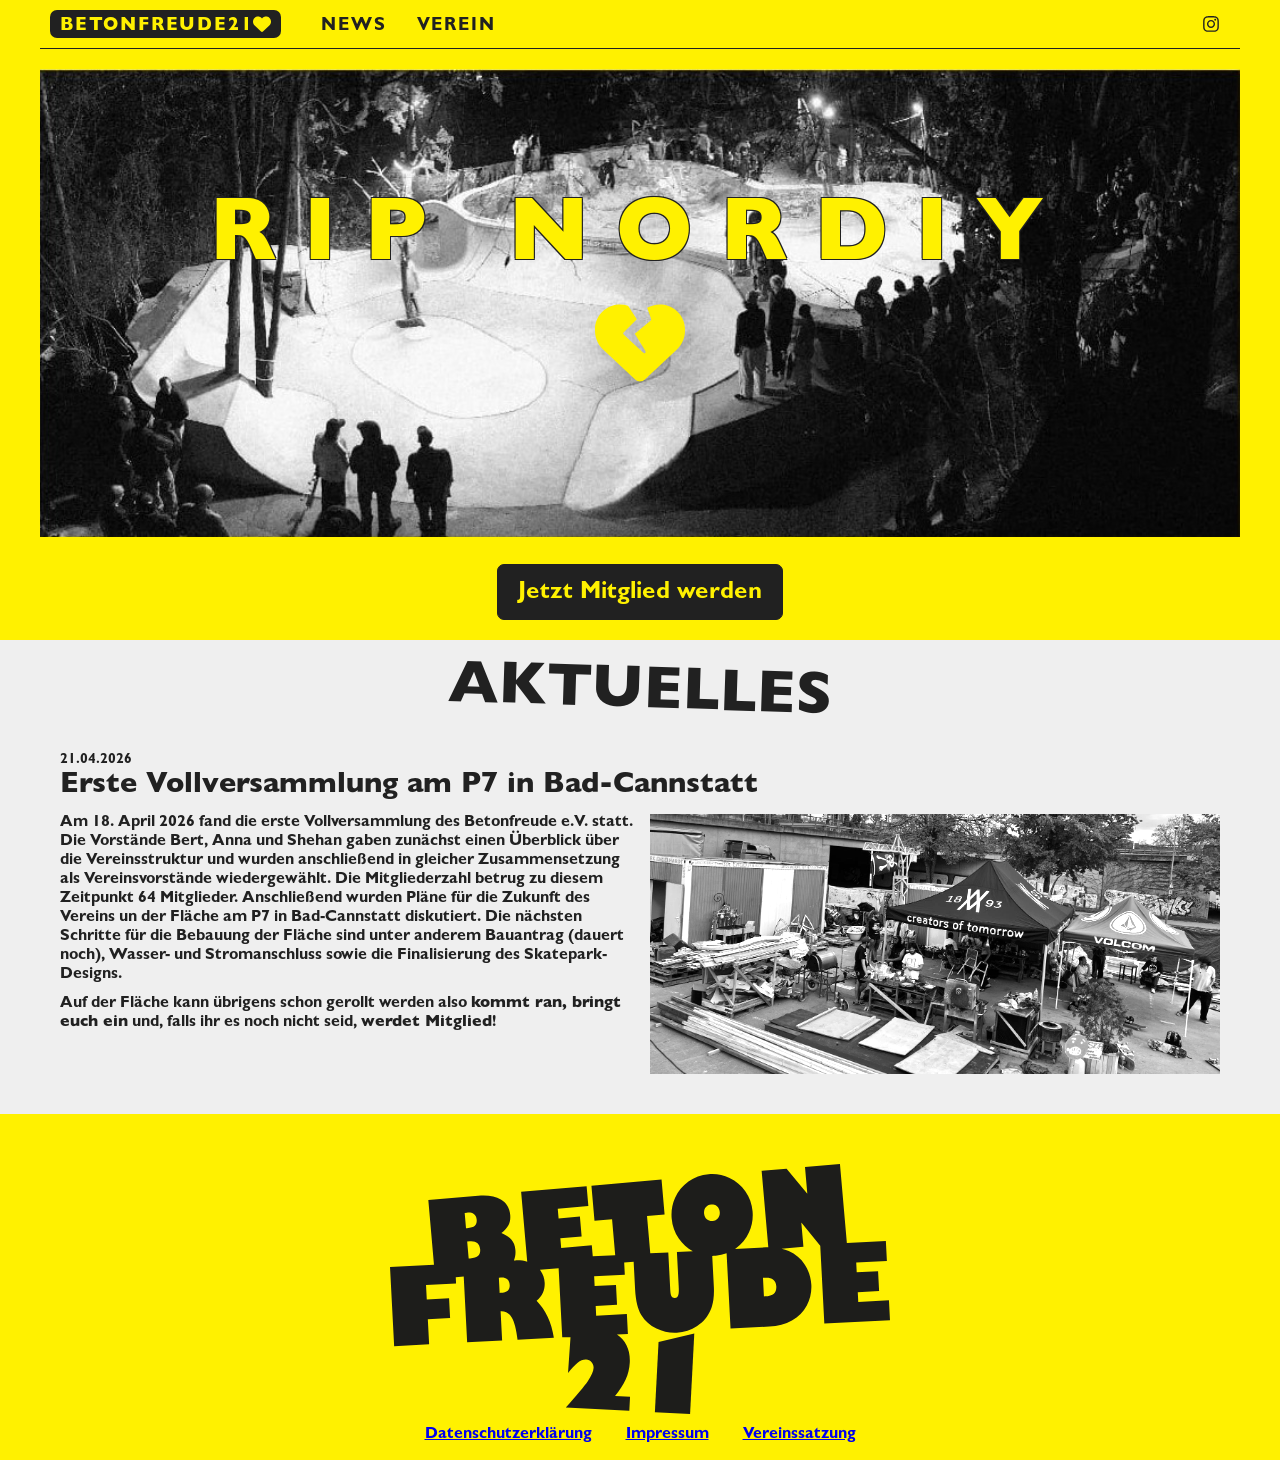
<file: index.html>
<!DOCTYPE html><html lang="en" data-astro-cid-sckkx6r4> <head><meta charset="UTF-8"><meta name="viewport" content="width=device-width"><meta name="generator" content="Astro v5.10.0"><title>Betonfreunde21</title><link rel="icon" type="image/x-icon" href="/favicon.ico"><link rel="stylesheet" href="/assets/about.6SehNRV2.css">
<style>@font-face{font-family:Gill;font-style:normal;font-weight:300;src:url(/assets/Gill%20Sans%20Bold.BTBG3NhQ.otf) format("opentype")}@font-face{font-family:Gill;font-style:normal;font-weight:500;src:url(/assets/Gill%20Sans%20Heavy.BQGmUO4w.otf) format("opentype")}@font-face{font-family:Gill;font-style:italic;font-weight:300;src:url(/assets/Gill%20Sans%20Bold%20Italic.vO5bSb5B.otf) format("opentype")}.banner[data-astro-cid-j7pv25f6]{display:flex;justify-content:center}.header-image-container[data-astro-cid-j7pv25f6]{margin:20px 0;position:relative;max-width:1500px}.header-image-container[data-astro-cid-j7pv25f6] img[data-astro-cid-j7pv25f6]{max-width:100%;width:1200px;height:auto}.header-image-container[data-astro-cid-j7pv25f6] .header-image-overlay[data-astro-cid-j7pv25f6]{color:#fff100;position:absolute;top:0;left:0;font-size:90px;letter-spacing:.3em;width:100%;font-weight:500;height:100%;display:flex;justify-content:center;align-items:center;text-align:center;text-shadow:-1px -1px 0 #212121,1px -1px 0 #212121,-1px 1px 0 #212121,1px 1px 0 #212121}.content[data-astro-cid-j7pv25f6]{margin-bottom:20px}.text-center[data-astro-cid-j7pv25f6]{display:flex;justify-content:center}.membership-button[data-astro-cid-j7pv25f6]{padding-right:20px;padding-left:20px;font-size:24px}@media (max-width: 768px){.membership-button[data-astro-cid-j7pv25f6]{margin-top:15px}.header-image-container[data-astro-cid-j7pv25f6]{max-width:unset;margin:0;width:100%}.header-image-container[data-astro-cid-j7pv25f6] img[data-astro-cid-j7pv25f6]{width:100%}.header-image-container[data-astro-cid-j7pv25f6] .header-image-overlay[data-astro-cid-j7pv25f6]{font-size:30px}}
.dummy[data-astro-cid-ug56xb27]{display:none}.news-feed[data-astro-cid-ug56xb27]{grid-column:1/-1;display:grid;grid-template-columns:subgrid;padding-bottom:20px}.news-feed[data-astro-cid-ug56xb27].expand{min-height:50vh}.news-feed[data-astro-cid-ug56xb27].expand article[data-astro-cid-ug56xb27]{padding:20px}.news-item[data-astro-cid-ug56xb27]{grid-column:1/-1;display:grid;grid-template-columns:subgrid}.news-item[data-astro-cid-ug56xb27]:nth-child(2n){background-color:#efefef}.md[data-astro-cid-ug56xb27] img{box-sizing:border-box;padding-left:10px;object-fit:cover;filter:grayscale(100%) brightness(120%);float:right;max-width:50%}@media (max-width: 768px){.md[data-astro-cid-ug56xb27] img{max-width:100%;float:none;padding:10px 0}}.meta[data-astro-cid-ug56xb27]{display:flex;gap:5px;font-size:14px}.title[data-astro-cid-ug56xb27]{margin:0;font-size:1.8em}article[data-astro-cid-ug56xb27]{grid-column:2}
</style></head> <body data-astro-cid-sckkx6r4> <div class="main-grid" data-astro-cid-sckkx6r4> <nav class="content-column main-nav" data-astro-cid-sckkx6r4> <nav class="left" data-astro-cid-sckkx6r4> <a class="nav-item main active" href="/" data-astro-cid-sckkx6r4> <span data-astro-cid-sckkx6r4>Betonfreude21</span> <svg xmlns="http://www.w3.org/2000/svg" viewBox="0 0 512 512" data-astro-cid-patnjmll> &lt;!-- Font Awesome Free 6.5.1 by @fontawesome - https://fontawesome.com License - https://fontawesome.com/license/free (Icons: CC BY 4.0, Fonts: SIL OFL 1.1, Code: MIT License) Copyright 2023 Fonticons, Inc. --&gt; <path d="M47.6 300.4L228.3 469.1c7.5 7 17.4 10.9 27.7 10.9s20.2-3.9 27.7-10.9L464.4 300.4c30.4-28.3 47.6-68 47.6-109.5v-5.8c0-69.9-50.5-129.5-119.4-141C347 36.5 300.6 51.4 268 84L256 96 244 84c-32.6-32.6-79-47.5-124.6-39.9C50.5 55.6 0 115.2 0 185.1v5.8c0 41.5 17.2 81.2 47.6 109.5z" data-astro-cid-patnjmll></path> </svg>  </a> <a class="nav-item only-desktop" href="/news" data-astro-cid-sckkx6r4> <span data-astro-cid-sckkx6r4>News</span> </a> <a class="nav-item only-desktop" href="/about" data-astro-cid-sckkx6r4> <span data-astro-cid-sckkx6r4>Verein</span> </a> <!-- <a class="nav-item" href="/about">About</a>
          <a class="nav-item">News</a> --> </nav> <nav class="right" data-astro-cid-sckkx6r4> <a class="nav-item" href="https://www.instagram.com/betonfreude21/" target="_blank" rel="noopener noreferrer" data-astro-cid-sckkx6r4> <svg xmlns="http://www.w3.org/2000/svg" viewBox="0 0 448 512" data-astro-cid-patnjmll> &lt;!-- Font Awesome Free 6.5.1 by @fontawesome - https://fontawesome.com License - https://fontawesome.com/license/free (Icons: CC BY 4.0, Fonts: SIL OFL 1.1, Code: MIT License) Copyright 2023 Fonticons, Inc. --&gt; <path d="M224.1 141c-63.6 0-114.9 51.3-114.9 114.9s51.3 114.9 114.9 114.9S339 319.5 339 255.9 287.7 141 224.1 141zm0 189.6c-41.1 0-74.7-33.5-74.7-74.7s33.5-74.7 74.7-74.7 74.7 33.5 74.7 74.7-33.6 74.7-74.7 74.7zm146.4-194.3c0 14.9-12 26.8-26.8 26.8-14.9 0-26.8-12-26.8-26.8s12-26.8 26.8-26.8 26.8 12 26.8 26.8zm76.1 27.2c-1.7-35.9-9.9-67.7-36.2-93.9-26.2-26.2-58-34.4-93.9-36.2-37-2.1-147.9-2.1-184.9 0-35.8 1.7-67.6 9.9-93.9 36.1s-34.4 58-36.2 93.9c-2.1 37-2.1 147.9 0 184.9 1.7 35.9 9.9 67.7 36.2 93.9s58 34.4 93.9 36.2c37 2.1 147.9 2.1 184.9 0 35.9-1.7 67.7-9.9 93.9-36.2 26.2-26.2 34.4-58 36.2-93.9 2.1-37 2.1-147.8 0-184.8zM398.8 388c-7.8 19.6-22.9 34.7-42.6 42.6-29.5 11.7-99.5 9-132.1 9s-102.7 2.6-132.1-9c-19.6-7.8-34.7-22.9-42.6-42.6-11.7-29.5-9-99.5-9-132.1s-2.6-102.7 9-132.1c7.8-19.6 22.9-34.7 42.6-42.6 29.5-11.7 99.5-9 132.1-9s102.7-2.6 132.1 9c19.6 7.8 34.7 22.9 42.6 42.6 11.7 29.5 9 99.5 9 132.1s2.7 102.7-9 132.1z" data-astro-cid-patnjmll></path> </svg>  </a> <button class="nav-item mobile-nav-toggle only-mobile" data-astro-cid-sckkx6r4> <svg xmlns="http://www.w3.org/2000/svg" viewBox="0 0 448 512" data-astro-cid-patnjmll> &lt;!-- Font Awesome Free 6.5.1 by @fontawesome - https://fontawesome.com License - https://fontawesome.com/license/free (Icons: CC BY 4.0, Fonts: SIL OFL 1.1, Code: MIT License) Copyright 2023 Fonticons, Inc. --&gt; <path d="M0 96C0 78.3 14.3 64 32 64l384 0c17.7 0 32 14.3 32 32s-14.3 32-32 32L32 128C14.3 128 0 113.7 0 96zM0 256c0-17.7 14.3-32 32-32l384 0c17.7 0 32 14.3 32 32s-14.3 32-32 32L32 288c-17.7 0-32-14.3-32-32zM448 416c0 17.7-14.3 32-32 32L32 448c-17.7 0-32-14.3-32-32s14.3-32 32-32l384 0c17.7 0 32 14.3 32 32z" data-astro-cid-patnjmll></path> </svg>  </button> </nav> </nav> <nav class="mobile-nav" data-astro-cid-sckkx6r4> <a class="nav-item active" href="/" data-astro-cid-sckkx6r4> <span data-astro-cid-sckkx6r4>Home</span> </a> <a class="nav-item" href="/news" data-astro-cid-sckkx6r4> <span data-astro-cid-sckkx6r4>News</span> </a> <a class="nav-item" href="/about" data-astro-cid-sckkx6r4> <span data-astro-cid-sckkx6r4>Verein</span> </a> <!-- <a class:list={["nav-item", { active: isActive("/contact") }]} href="/contact">
          <span>Kontakt</span>
        </a> --> </nav>  <div class="banner" data-astro-cid-j7pv25f6> <div class="header-image-container" data-astro-cid-j7pv25f6> <img src="images/home-banner.jpeg" alt="Betonfreude21 Header" class="header-image" data-astro-cid-j7pv25f6> <div class="header-image-overlay" data-astro-cid-j7pv25f6> <div data-astro-cid-j7pv25f6>
RIP NORDIY <br data-astro-cid-j7pv25f6> <svg xmlns="http://www.w3.org/2000/svg" viewBox="0 0 512 512" data-astro-cid-patnjmll> &lt;!-- Font Awesome Free 6.5.1 by @fontawesome - https://fontawesome.com License - https://fontawesome.com/license/free (Icons: CC BY 4.0, Fonts: SIL OFL 1.1, Code: MIT License) Copyright 2023 Fonticons, Inc. --&gt; <path d="M119.4 44.1c23.3-3.9 46.8-1.9 68.6 5.3l49.8 77.5-75.4 75.4c-1.5 1.5-2.4 3.6-2.3 5.8s1 4.2 2.6 5.7l112 104c2.9 2.7 7.4 2.9 10.5 .3s3.8-7 1.7-10.4l-60.4-98.1 90.7-75.6c2.6-2.1 3.5-5.7 2.4-8.8L296.8 61.8c28.5-16.7 62.4-23.2 95.7-17.6C461.5 55.6 512 115.2 512 185.1l0 5.8c0 41.5-17.2 81.2-47.6 109.5L283.7 469.1c-7.5 7-17.4 10.9-27.7 10.9s-20.2-3.9-27.7-10.9L47.6 300.4C17.2 272.1 0 232.4 0 190.9l0-5.8c0-69.9 50.5-129.5 119.4-141z" data-astro-cid-patnjmll></path> </svg>  </div> </div> </div> </div> <section class="main-section" data-astro-cid-j7pv25f6> <div class="content-column content" data-astro-cid-j7pv25f6> <div class="text-center" data-astro-cid-j7pv25f6> <div data-astro-cid-j7pv25f6> <a class="button color-invert membership-button" href="/about#membership" data-astro-cid-j7pv25f6> <div data-astro-cid-j7pv25f6>
Jetzt Mitglied werden
</div> </a> </div> </div> </div> </section> <section class="main-section" data-astro-cid-j7pv25f6> <div class="content-column content" data-astro-cid-j7pv25f6> <div class="page-header" data-astro-cid-j7pv25f6> <h1 data-astro-cid-j7pv25f6>Aktuelles</h1> </div> <div class="news-feed" data-astro-cid-ug56xb27> <div class="dummy" data-astro-cid-ug56xb27></div>
      <div class="news-item" data-astro-cid-ug56xb27> <article data-astro-cid-ug56xb27> <header data-astro-cid-ug56xb27> <div class="meta" data-astro-cid-ug56xb27> <div data-astro-cid-ug56xb27>21.04.2026</div>  </div> <h2 class="title" data-astro-cid-ug56xb27>Erste Vollversammlung am P7 in Bad-Cannstatt</h2>  </header> <div class="md" data-astro-cid-ug56xb27> <img src="/images/vollversammlung_26.jpeg">
<p>Am 18. April 2026 fand die erste Vollversammlung des Betonfreude e.V. statt.
Die Vorstände Bert, Anna und Shehan gaben zunächst einen Überblick über die Vereinsstruktur und wurden anschließend in gleicher Zusammensetzung als Vereinsvorstände wiedergewählt.
Die Mitgliederzahl betrug zu diesem Zeitpunkt 64 Mitglieder.
Anschließend wurden Pläne für die Zukunft des Vereins un der Fläche am P7 in Bad-Cannstatt diskutiert.
Die nächsten Schritte für die Bebauung der Fläche sind unter anderem Bauantrag (dauert noch), Wasser- und Stromanschluss sowie die Finalisierung des Skatepark-Designs.</p>
<p>Auf der Fläche kann übrigens schon gerollt werden also <strong>kommt ran, bringt euch ein</strong> und, falls ihr es noch nicht seid, <strong>werdet Mitglied</strong>!</p> </div> </article> </div> </div>  </div> </section>  <footer class="content-column" data-astro-cid-sckkx6r4> <div data-astro-cid-sckkx6r4> <img src="/images/Betonfreude_Logo_2026.svg" class="footer-logo" data-astro-cid-sckkx6r4> </div> <div data-astro-cid-sckkx6r4> <nav aria-label="footer navigation" data-astro-cid-sckkx6r4> <ul data-astro-cid-sckkx6r4> <li data-astro-cid-sckkx6r4> <a href="/privacy" class="footer-item" data-astro-cid-sckkx6r4>Datenschutzerklärung</a> </li> <li data-astro-cid-sckkx6r4> <a href="/impressum" class="footer-item" data-astro-cid-sckkx6r4>Impressum</a> </li> <li data-astro-cid-sckkx6r4> <a href="/satzung.pdf" target="_blank" class="footer-item" data-astro-cid-sckkx6r4>Vereinssatzung</a> </li> </ul> </nav> </div> </footer> </div>   <script type="module">const e=document.querySelector(".mobile-nav");document.querySelector(".mobile-nav-toggle").addEventListener("click",()=>{e.classList.toggle("open")});</script></body></html>  <script type="module" src="/assets/index.astro_astro_type_script_index_0_lang.DW37nBRU.js"></script>
</file>
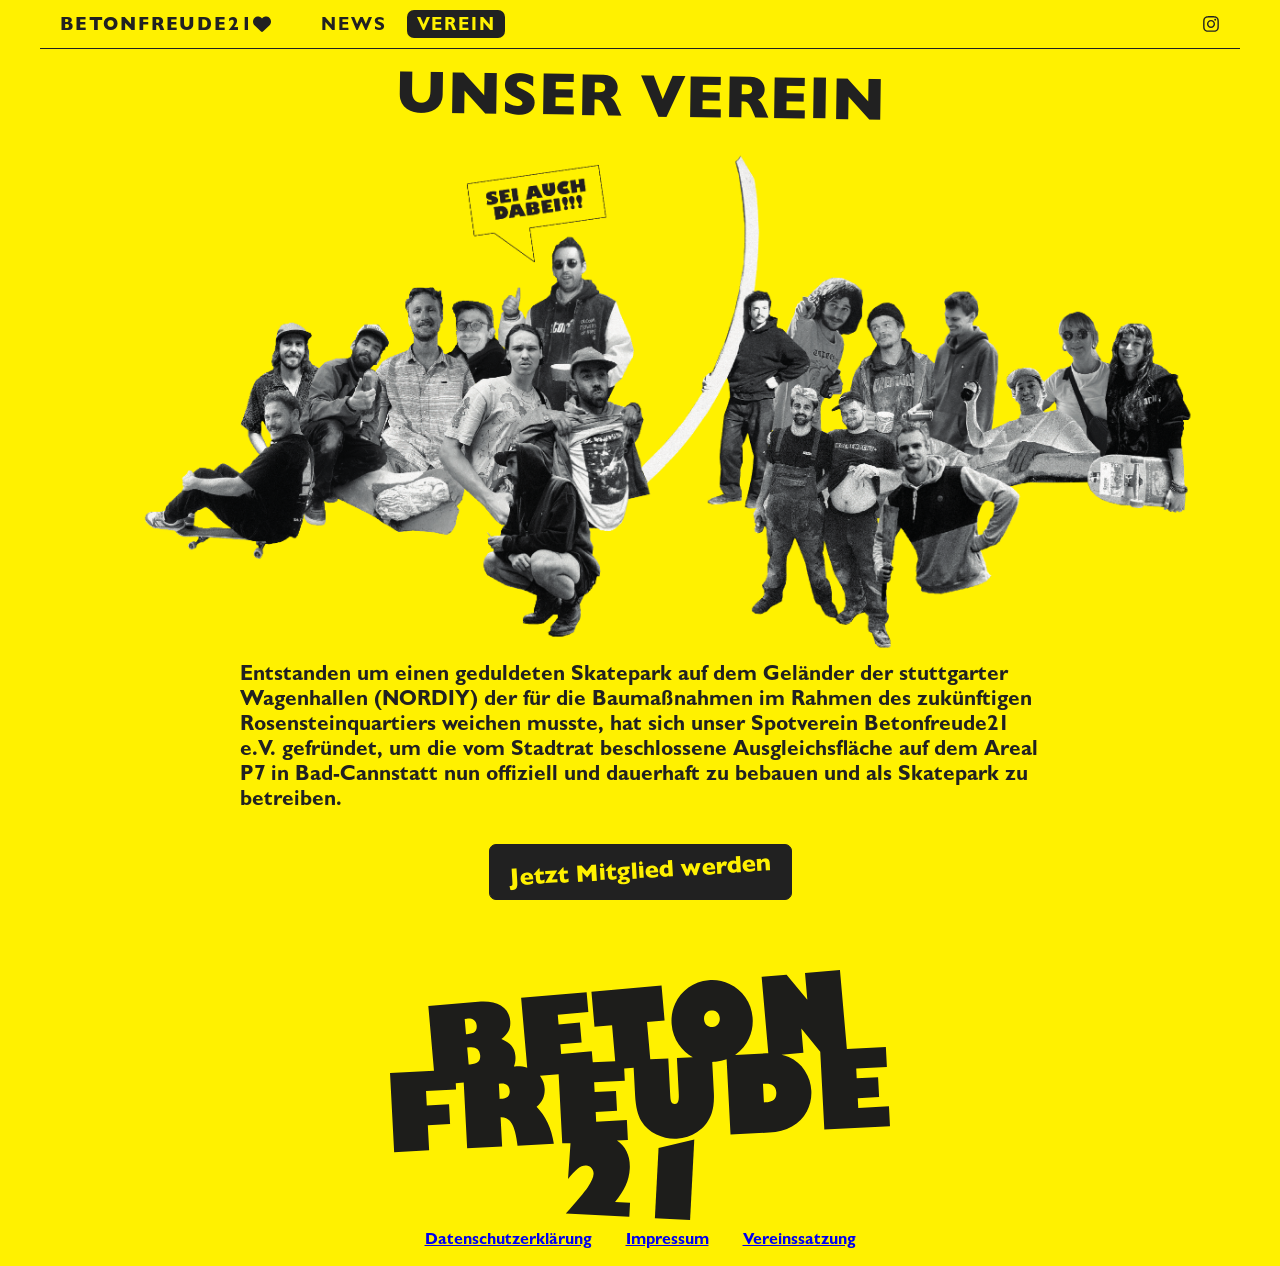
<file: about/index.html>
<!DOCTYPE html><html lang="en" data-astro-cid-sckkx6r4> <head><meta charset="UTF-8"><meta name="viewport" content="width=device-width"><meta name="generator" content="Astro v5.10.0"><title>Betonfreunde21</title><link rel="icon" type="image/x-icon" href="/favicon.ico"><link rel="stylesheet" href="/assets/about.Gh0MMPXD.css">
<link rel="stylesheet" href="/assets/about.6SehNRV2.css"></head> <body data-astro-cid-sckkx6r4> <div class="main-grid" data-astro-cid-sckkx6r4> <nav class="content-column main-nav" data-astro-cid-sckkx6r4> <nav class="left" data-astro-cid-sckkx6r4> <a class="nav-item main" href="/" data-astro-cid-sckkx6r4> <span data-astro-cid-sckkx6r4>Betonfreude21</span> <svg xmlns="http://www.w3.org/2000/svg" viewBox="0 0 512 512" data-astro-cid-patnjmll> &lt;!-- Font Awesome Free 6.5.1 by @fontawesome - https://fontawesome.com License - https://fontawesome.com/license/free (Icons: CC BY 4.0, Fonts: SIL OFL 1.1, Code: MIT License) Copyright 2023 Fonticons, Inc. --&gt; <path d="M47.6 300.4L228.3 469.1c7.5 7 17.4 10.9 27.7 10.9s20.2-3.9 27.7-10.9L464.4 300.4c30.4-28.3 47.6-68 47.6-109.5v-5.8c0-69.9-50.5-129.5-119.4-141C347 36.5 300.6 51.4 268 84L256 96 244 84c-32.6-32.6-79-47.5-124.6-39.9C50.5 55.6 0 115.2 0 185.1v5.8c0 41.5 17.2 81.2 47.6 109.5z" data-astro-cid-patnjmll></path> </svg>  </a> <a class="nav-item only-desktop" href="/news" data-astro-cid-sckkx6r4> <span data-astro-cid-sckkx6r4>News</span> </a> <a class="nav-item only-desktop active" href="/about" data-astro-cid-sckkx6r4> <span data-astro-cid-sckkx6r4>Verein</span> </a> <!-- <a class="nav-item" href="/about">About</a>
          <a class="nav-item">News</a> --> </nav> <nav class="right" data-astro-cid-sckkx6r4> <a class="nav-item" href="https://www.instagram.com/betonfreude21/" target="_blank" rel="noopener noreferrer" data-astro-cid-sckkx6r4> <svg xmlns="http://www.w3.org/2000/svg" viewBox="0 0 448 512" data-astro-cid-patnjmll> &lt;!-- Font Awesome Free 6.5.1 by @fontawesome - https://fontawesome.com License - https://fontawesome.com/license/free (Icons: CC BY 4.0, Fonts: SIL OFL 1.1, Code: MIT License) Copyright 2023 Fonticons, Inc. --&gt; <path d="M224.1 141c-63.6 0-114.9 51.3-114.9 114.9s51.3 114.9 114.9 114.9S339 319.5 339 255.9 287.7 141 224.1 141zm0 189.6c-41.1 0-74.7-33.5-74.7-74.7s33.5-74.7 74.7-74.7 74.7 33.5 74.7 74.7-33.6 74.7-74.7 74.7zm146.4-194.3c0 14.9-12 26.8-26.8 26.8-14.9 0-26.8-12-26.8-26.8s12-26.8 26.8-26.8 26.8 12 26.8 26.8zm76.1 27.2c-1.7-35.9-9.9-67.7-36.2-93.9-26.2-26.2-58-34.4-93.9-36.2-37-2.1-147.9-2.1-184.9 0-35.8 1.7-67.6 9.9-93.9 36.1s-34.4 58-36.2 93.9c-2.1 37-2.1 147.9 0 184.9 1.7 35.9 9.9 67.7 36.2 93.9s58 34.4 93.9 36.2c37 2.1 147.9 2.1 184.9 0 35.9-1.7 67.7-9.9 93.9-36.2 26.2-26.2 34.4-58 36.2-93.9 2.1-37 2.1-147.8 0-184.8zM398.8 388c-7.8 19.6-22.9 34.7-42.6 42.6-29.5 11.7-99.5 9-132.1 9s-102.7 2.6-132.1-9c-19.6-7.8-34.7-22.9-42.6-42.6-11.7-29.5-9-99.5-9-132.1s-2.6-102.7 9-132.1c7.8-19.6 22.9-34.7 42.6-42.6 29.5-11.7 99.5-9 132.1-9s102.7-2.6 132.1 9c19.6 7.8 34.7 22.9 42.6 42.6 11.7 29.5 9 99.5 9 132.1s2.7 102.7-9 132.1z" data-astro-cid-patnjmll></path> </svg>  </a> <button class="nav-item mobile-nav-toggle only-mobile" data-astro-cid-sckkx6r4> <svg xmlns="http://www.w3.org/2000/svg" viewBox="0 0 448 512" data-astro-cid-patnjmll> &lt;!-- Font Awesome Free 6.5.1 by @fontawesome - https://fontawesome.com License - https://fontawesome.com/license/free (Icons: CC BY 4.0, Fonts: SIL OFL 1.1, Code: MIT License) Copyright 2023 Fonticons, Inc. --&gt; <path d="M0 96C0 78.3 14.3 64 32 64l384 0c17.7 0 32 14.3 32 32s-14.3 32-32 32L32 128C14.3 128 0 113.7 0 96zM0 256c0-17.7 14.3-32 32-32l384 0c17.7 0 32 14.3 32 32s-14.3 32-32 32L32 288c-17.7 0-32-14.3-32-32zM448 416c0 17.7-14.3 32-32 32L32 448c-17.7 0-32-14.3-32-32s14.3-32 32-32l384 0c17.7 0 32 14.3 32 32z" data-astro-cid-patnjmll></path> </svg>  </button> </nav> </nav> <nav class="mobile-nav" data-astro-cid-sckkx6r4> <a class="nav-item" href="/" data-astro-cid-sckkx6r4> <span data-astro-cid-sckkx6r4>Home</span> </a> <a class="nav-item" href="/news" data-astro-cid-sckkx6r4> <span data-astro-cid-sckkx6r4>News</span> </a> <a class="nav-item active" href="/about" data-astro-cid-sckkx6r4> <span data-astro-cid-sckkx6r4>Verein</span> </a> <!-- <a class:list={["nav-item", { active: isActive("/contact") }]} href="/contact">
          <span>Kontakt</span>
        </a> --> </nav>  <div class="content-column content page-header" data-astro-cid-kh7btl4r> <h1 data-astro-cid-kh7btl4r>
Unser Verein
</h1> </div> <section class="main-section" data-astro-cid-kh7btl4r> <div class="banner" data-astro-cid-kh7btl4r> <img src="/images/verein_links.png" alt="Betonfreude21 Verein" class="header-image" data-astro-cid-kh7btl4r> <img src="/images/verein_rechts.png" alt="Betonfreude21 Verein" class="header-image" data-astro-cid-kh7btl4r> </div> <div class="content-column" data-astro-cid-kh7btl4r> <div class="content" data-astro-cid-kh7btl4r> <div class="text" data-astro-cid-kh7btl4r> <p data-astro-cid-kh7btl4r>
Entstanden um einen geduldeten Skatepark auf dem Geländer der stuttgarter Wagenhallen (NORDIY) der für die Baumaßnahmen im Rahmen des zukünftigen Rosensteinquartiers weichen musste, hat sich unser Spotverein Betonfreude21 e.V. gefründet, um die vom Stadtrat beschlossene Ausgleichsfläche auf dem Areal P7 in Bad-Cannstatt nun offiziell und dauerhaft zu bebauen und als Skatepark zu betreiben.
</p> <p data-astro-cid-kh7btl4r></p> </div> <div class="button-container" data-astro-cid-kh7btl4r> <button class="color-invert membership-button" data-astro-cid-kh7btl4r> <div data-astro-cid-kh7btl4r>
Jetzt Mitglied werden
</div> </button> </div> </div> </div> </section> <section class="main-section membership-section" id="membership" data-astro-cid-kh7btl4r> <div class="content-column content" data-astro-cid-kh7btl4r> <div class="membership-form" data-astro-cid-s5mtdlnw> <h3 data-astro-cid-s5mtdlnw>1. Daten</h3> <section data-astro-cid-s5mtdlnw> <div class="grid cols-2" data-astro-cid-s5mtdlnw> <div class="form-field " data-astro-cid-geof7azc> <label for="firstName" data-astro-cid-geof7azc> Vorname <span class="required" data-astro-cid-geof7azc>*</span> </label>  <input type="text" id="firstName" required data-astro-cid-s5mtdlnw>  <div class="error" data-astro-cid-geof7azc></div> </div>   <div class="form-field " data-astro-cid-geof7azc> <label for="lastName" data-astro-cid-geof7azc> Nachname <span class="required" data-astro-cid-geof7azc>*</span> </label>  <input type="text" id="lastName" required data-astro-cid-s5mtdlnw>  <div class="error" data-astro-cid-geof7azc></div> </div>   <div class="form-field col-span-2" data-astro-cid-geof7azc> <label for="street" data-astro-cid-geof7azc> Straße + Nr. <span class="required" data-astro-cid-geof7azc>*</span> </label>  <input type="text" id="street" required data-astro-cid-s5mtdlnw>  <div class="error" data-astro-cid-geof7azc></div> </div>   <div class="form-field " data-astro-cid-geof7azc> <label for="zip" data-astro-cid-geof7azc> PLZ <span class="required" data-astro-cid-geof7azc>*</span> </label>  <input type="text" id="zip" required data-astro-cid-s5mtdlnw>  <div class="error" data-astro-cid-geof7azc></div> </div>   <div class="form-field " data-astro-cid-geof7azc> <label for="city" data-astro-cid-geof7azc> Ort <span class="required" data-astro-cid-geof7azc>*</span> </label>  <input type="text" id="city" required data-astro-cid-s5mtdlnw>  <div class="error" data-astro-cid-geof7azc></div> </div>   <div class="form-field col-span-2" data-astro-cid-geof7azc> <label for="country" data-astro-cid-geof7azc> Land <span class="required" data-astro-cid-geof7azc>*</span> </label>  <input type="text" id="country" required data-astro-cid-s5mtdlnw>  <div class="error" data-astro-cid-geof7azc></div> </div>   <div class="form-field col-span-2" data-astro-cid-geof7azc> <label for="birthday" data-astro-cid-geof7azc> Geburtstag <span class="required" data-astro-cid-geof7azc>*</span> </label>  <input type="text" id="birthday" placeholder="DD.MM.YY" data-is-date="true" required data-astro-cid-s5mtdlnw>  <div class="error" data-astro-cid-geof7azc></div> </div>   <div class="form-field telephone" data-astro-cid-geof7azc> <label for="phone" data-astro-cid-geof7azc> Telefon <span class="required" data-astro-cid-geof7azc>*</span> </label>  <input type="text" id="phone" required data-astro-cid-s5mtdlnw>  <div class="error" data-astro-cid-geof7azc></div> </div>   <!-- honeypot --> <div class="form-field email" data-astro-cid-geof7azc> <label for="email" data-astro-cid-geof7azc> E-Mail <span class="required" data-astro-cid-geof7azc>*</span> </label>  <input type="text" id="email" required data-astro-cid-s5mtdlnw>  <div class="error" data-astro-cid-geof7azc></div> </div>   <div class="form-field " data-astro-cid-geof7azc> <label for="info" data-astro-cid-geof7azc> E-Mail <span class="required" data-astro-cid-geof7azc>*</span> </label>  <input type="text" id="info" data-astro-cid-s5mtdlnw>  <div class="error" data-astro-cid-geof7azc></div> </div>   </div> </section> <h3 data-astro-cid-s5mtdlnw>2. Beginn der Mitgliedschaft</h3> <section data-astro-cid-s5mtdlnw> <p data-astro-cid-s5mtdlnw>
Die Mitgliedschaft beginnt mit der Einzahlung des (jährlichen) Beitrages
      und gilt jeweils für ein laufendes Kalenderjahr. Sie endet mit der
      schriftlichen Kündigung, diese kann mit einer Frist von vier Wochen zum
      Monatsende erfolgen. Die Mitgliedschaft endet ebenfalls, wenn der
      jährliche Mitgliedsbeitrag nicht bezahlt wird, oder eingezogen werden
      kann. Hiermit ermächtige in den Verein, den jährlichen Beitrag jeweils am
      10. Januar eines Jahres bis auf Widerruf von meinem Konto (genannt unter
      Punkt 4. SEPA Lastschriftmandat) einzuziehen.
</p> <div class="form-field " data-astro-cid-geof7azc> <label for="membershipStart" data-astro-cid-geof7azc> Beginn der Mitgliedschaft <span class="required" data-astro-cid-geof7azc>*</span> </label>  <input type="text" id="membershipStart" placeholder="DD.MM.YY" data-is-date="true" required data-astro-cid-s5mtdlnw>  <div class="error" data-astro-cid-geof7azc></div> </div>   </section> <h3 data-astro-cid-s5mtdlnw>3. Art der Mitgliedschaft</h3> <section data-astro-cid-s5mtdlnw> <div class="table-container" data-astro-cid-s5mtdlnw> <table data-astro-cid-s5mtdlnw> <thead data-astro-cid-s5mtdlnw> <tr data-astro-cid-s5mtdlnw> <th data-astro-cid-s5mtdlnw>Klasse</th> <th data-astro-cid-s5mtdlnw>Mitgliedsgruppe</th> <th data-astro-cid-s5mtdlnw>Mitgliedsbeitrag pro Jahr</th> </tr> </thead> <tbody data-astro-cid-s5mtdlnw> <tr data-astro-cid-s5mtdlnw> <td data-astro-cid-s5mtdlnw>01</td> <td data-astro-cid-s5mtdlnw>Kinder bis 17 Jahre</td> <td data-astro-cid-s5mtdlnw>25,00 €</td> </tr> <tr data-astro-cid-s5mtdlnw> <td data-astro-cid-s5mtdlnw>02</td> <td data-astro-cid-s5mtdlnw>Erwachsene (ab 18 Jahren)</td> <td data-astro-cid-s5mtdlnw>60,00 €</td> </tr> <tr data-astro-cid-s5mtdlnw> <td data-astro-cid-s5mtdlnw>03</td> <td data-astro-cid-s5mtdlnw>Azubis/Studierende/Arbeitslose</td> <td data-astro-cid-s5mtdlnw>30,00 €</td> </tr> <tr data-astro-cid-s5mtdlnw> <td data-astro-cid-s5mtdlnw>04</td> <td data-astro-cid-s5mtdlnw>Fördermitgliedschaft</td> <td data-astro-cid-s5mtdlnw>60,00 € + Freiwilliger Betrag</td> </tr> </tbody> </table> </div> <div class="grid cols-2" data-astro-cid-s5mtdlnw> <div class="form-field " data-astro-cid-geof7azc> <label for="membershipKind" data-astro-cid-geof7azc> Art der Mitgliedschaft <span class="required" data-astro-cid-geof7azc>*</span> </label>  <select id="membershipKind" required data-astro-cid-s5mtdlnw> <option value="" disabled selected hidden class="placeholder" data-astro-cid-s5mtdlnw>
Bitte auswählen
</option> <option value="Child" data-astro-cid-s5mtdlnw>01: Kinder bis 17 Jahre</option> <option value="Adult" data-astro-cid-s5mtdlnw>02: Erwachsene (ab 18 Jahren)</option> <option value="Student" data-astro-cid-s5mtdlnw>03: Azubis/Studierende/Arbeitslose</option> <option value="Supporter" data-astro-cid-s5mtdlnw>04: Fördermitgliedschaft</option> </select>  <div class="error" data-astro-cid-geof7azc></div> </div>   <div class="form-field " data-astro-cid-geof7azc> <label for="membershipFee" data-astro-cid-geof7azc> Mitgliedsbeitrag (nur für 04)  </label>  <input type="text" inputmode="decimal" id="membershipFee" disabled placeholder="Betrag in Euro (nur Fördermigliedschaft)" data-is-decimal="true" data-astro-cid-s5mtdlnw>  <div class="error" data-astro-cid-geof7azc></div> </div>   </div> </section> <h3 data-astro-cid-s5mtdlnw>4. SEPA-Lastschriftmandat</h3> <p data-astro-cid-s5mtdlnw>Gläubiger-ID: DE77ZZZ00002793250</p> <section data-astro-cid-s5mtdlnw> <div class="grid cols-2" data-astro-cid-s5mtdlnw> <div class="form-field col-span-2" data-astro-cid-geof7azc> <label for="accountHolder" data-astro-cid-geof7azc> Kontoinhanber <span class="required" data-astro-cid-geof7azc>*</span> </label>  <input type="text" id="accountHolder" required data-astro-cid-s5mtdlnw>  <div class="error" data-astro-cid-geof7azc></div> </div>   <div class="form-field col-span-2" data-astro-cid-geof7azc> <label for="iban" data-astro-cid-geof7azc> IBAN <span class="required" data-astro-cid-geof7azc>*</span> </label>  <input type="text" id="iban" required data-astro-cid-s5mtdlnw>  <div class="error" data-astro-cid-geof7azc></div> </div>   <div class="form-field " data-astro-cid-geof7azc> <label for="bic" data-astro-cid-geof7azc> BIC <span class="required" data-astro-cid-geof7azc>*</span> </label>  <input type="text" id="bic" required data-astro-cid-s5mtdlnw>  <div class="error" data-astro-cid-geof7azc></div> </div>   <div class="form-field " data-astro-cid-geof7azc> <label for="bank" data-astro-cid-geof7azc> Bank <span class="required" data-astro-cid-geof7azc>*</span> </label>  <input type="text" id="bank" required data-astro-cid-s5mtdlnw>  <div class="error" data-astro-cid-geof7azc></div> </div>   <div class="checkbox col-span-2" data-astro-cid-b2g5l3xn> <label class="checkbox-wrapper" data-astro-cid-b2g5l3xn> <input id="acceptSepa" type="checkbox" required data-astro-cid-b2g5l3xn> <span class="custom-checkbox" data-astro-cid-b2g5l3xn></span> <span data-astro-cid-b2g5l3xn> 
Ich ermächtige hiermit den Betonfreude e.V. (Reichenhaller Straße 28, 70372
        Stuttgart), die von mir zu entrichtenden wiederkehrenden Zahlungen bei Fälligkeit
        von meinem Konto mittels Last- schrift einzuziehen. Ich weise mein Kreditinstitut
        an, die vom Betonfreude 21 e.V. auf mein Konto gezogenen Lastschriften einzulösen.
        Hinweis: Ich kann innerhalb von acht Wochen, be- ginnend mit dem Belastungsdatum,
        die Erstattung des belastenden Beitrags verlangen. Es gelten dabei die mit
        meinem Kreditinstitut vereinbarten Bedingungen.
 </span> </label> <div class="error" data-astro-cid-b2g5l3xn></div> </div>  </div> </section> <h3 data-astro-cid-s5mtdlnw>5. Haftungsausschluss</h3> <section data-astro-cid-s5mtdlnw> <p data-astro-cid-s5mtdlnw>
Jegliche Nutzung mit Skateboards sowie der Aufenthalt auf dem gesamten
      Vereinsgelände an der Kreuzung Martin Schrenk Weg/ Alte Untertürkheimer
      Straße in 70372 Stuttgart (Vereinsgelände Betonfreude e.V und Containt e.V
      sowie deren Aufbauten) erfolgt auf eigene Gefahr!
<br data-astro-cid-s5mtdlnw>
Für die Benutzung der Rampen mit den erlaubten Sportgeräten - erlaubt sind
      NUR Skateboards - schreibt der Betonfreude 21 e.V. allen Mitgliedern oder BesucherInnen
      vor, eine geeignete Schutzkleidung (bestehend aus: Helm, Knie-, Ellenbogen-,
      Handgelenk-, Schienbeinschoner, Knöchelpolster, Crash Pad Pant, Brust- & Rückenpanzer)
      zu tragen. Der Betonfreude 21 e.V. sich jedoch NICHT, dass Tragen dieser Schutzkleidung
      zu überprüfen.
<br data-astro-cid-s5mtdlnw>
Der Vereinsvorstand haftet NICHT für fahrlässiges Verhalten jeglicher Art oder
      sonstige im Rah- men der risikoreichen Tätigkeit "Rollsport" entstandenen Personen-
      oder Sachschäden.
<br data-astro-cid-s5mtdlnw>
Weiterhin wird darauf hingewiesen, dass insbesondere ALLE Vereinsmitglieder
      dazu aufgefordert sind, sich um das Gelände der Vereinssportstätte herum so
      zu verhalten, dass keinen Anwoh- nern, Passanten oder sonstigen Dritten Schaden
      (Sachbeschädigung, unnötiger Lärm, Müll, Graffiti, etc.) zugefügt wird. Bitte
      haltet den ganzen Ort sauber und benehmt euch , insbesondere jüngeren Mitgliedern
      gegenüber. Zögert nicht euch bemerkbar zu machen, wenn euch etwas nicht passt
      oder ihr etwas mitbekommt, was ihr nicht vertreten könnt oder wollt. Bleibt
      dabei höflich und friedlich.
<br data-astro-cid-s5mtdlnw>
Wir sind im täglichen Betrieb darauf angewiesen, dass alle Besucher eigenverantwortlich
      handeln und so die für einen derartig offenen Platz notwendige Etikette pflegen
      und wahren.
</p> </section> <h3 data-astro-cid-s5mtdlnw>6. Einverständniserklärung Satzung, Hausordnung</h3> <div class="spacer" data-astro-cid-s5mtdlnw></div> <section data-astro-cid-s5mtdlnw> <div class="checkbox " data-astro-cid-b2g5l3xn> <label class="checkbox-wrapper" data-astro-cid-b2g5l3xn> <input id="acceptStatutes" type="checkbox" required data-astro-cid-b2g5l3xn> <span class="custom-checkbox" data-astro-cid-b2g5l3xn></span> <span data-astro-cid-b2g5l3xn> 
Ich habe die <a href="/satzung.pdf" target="_blank" data-astro-cid-s5mtdlnw>Vereinssatzung</a> und die <a href="/benutzungsordnung.pdf" target="_blank" data-astro-cid-s5mtdlnw>Benutzungsordnung</a> des Betonfreude 21 e.V
      gelesen und bin mit den Inhalten einverstanden. Ich bin damit einverstanden,
      dass meine Daten von der Organisation "Betonfreude 21 e.V" zum Zweck der Vertragserfüllung
      im Rahmen der Mitgliedschaft hinterlegt, verarbeitet und genutzt werden. Ich
      bin darauf hingewiesen worden, dass die im Rahmen der vorstehend genannten
      Zwecke er- hobenen personenbezogenen Daten unter Beachtung der EU-Datenschutzgrundverordnung
      erhoben, verarbeitet, genutzt und übermittelt werden. Ich wurde über meine
      Rechte als Betroffener unterrichtet. Die Einverständniserklärung erfolgt auf
      freiwilliger Basis. Ich wurde darüber aufgeklärt, dass ich die Einverständniserklärung
      jederzeit durch schriftliche Mitteilung für die Zukunft widerrufen kann.
 </span> </label> <div class="error" data-astro-cid-b2g5l3xn></div> </div>  </section> <section data-astro-cid-s5mtdlnw> <div class="form" data-astro-cid-s5mtdlnw> <div class="checkbox " data-astro-cid-b2g5l3xn> <label class="checkbox-wrapper" data-astro-cid-b2g5l3xn> <input id="acceptDsgvo" type="checkbox" required data-astro-cid-b2g5l3xn> <span class="custom-checkbox" data-astro-cid-b2g5l3xn></span> <span data-astro-cid-b2g5l3xn> 
Ich willige ein, dass meine angegebenen personenbezogenen Daten zur Bearbeitung meines Mitgliedsantrags und zur Durchführung des SEPA-Lastschriftverfahrens gemäß Art. 6 Abs. 1 lit. a und b DSGVO verarbeitet werden. Weitere Informationen finden sich in der
<a href="/privacy" target="_blank" data-astro-cid-s5mtdlnw>Datenschutzerklärung</a>.
 </span> </label> <div class="error" data-astro-cid-b2g5l3xn></div> </div>  </div> <div class="submit-container" data-astro-cid-s5mtdlnw> <div class="submit-wrapper" data-astro-cid-s5mtdlnw> <div data-astro-cid-s5mtdlnw> <button id="submit-button" class="button color-invert" data-astro-cid-vnzlvqnm> <span class="content" data-astro-cid-vnzlvqnm> 
Mitgliedsantrag abschicken
 </span> <div class="spinner-container" data-astro-cid-vnzlvqnm> <div class="spinner" data-astro-cid-vnzlvqnm> <svg xmlns="http://www.w3.org/2000/svg" viewBox="0 0 512 512" data-astro-cid-patnjmll> &lt;!-- Font Awesome Free 6.5.1 by @fontawesome - https://fontawesome.com License - https://fontawesome.com/license/free (Icons: CC BY 4.0, Fonts: SIL OFL 1.1, Code: MIT License) Copyright 2023 Fonticons, Inc. --&gt; <path d="M304 48a48 48 0 1 0 -96 0 48 48 0 1 0 96 0zm0 416a48 48 0 1 0 -96 0 48 48 0 1 0 96 0zM48 304a48 48 0 1 0 0-96 48 48 0 1 0 0 96zm464-48a48 48 0 1 0 -96 0 48 48 0 1 0 96 0zM142.9 437A48 48 0 1 0 75 369.1 48 48 0 1 0 142.9 437zm0-294.2A48 48 0 1 0 75 75a48 48 0 1 0 67.9 67.9zM369.1 437A48 48 0 1 0 437 369.1 48 48 0 1 0 369.1 437z" data-astro-cid-patnjmll></path> </svg>  </div> </div> </button>  </div> <div class="error" data-astro-cid-s5mtdlnw>
Bitte fülle alle Pflichtfelder aus.
</div> </div> <div class="reset-wrapper" data-astro-cid-s5mtdlnw> <button id="reset-button" class="button color-invert" data-astro-cid-vnzlvqnm> <span class="content" data-astro-cid-vnzlvqnm> 
Formular zurücksetzen
 </span> <div class="spinner-container" data-astro-cid-vnzlvqnm> <div class="spinner" data-astro-cid-vnzlvqnm> <svg xmlns="http://www.w3.org/2000/svg" viewBox="0 0 512 512" data-astro-cid-patnjmll> &lt;!-- Font Awesome Free 6.5.1 by @fontawesome - https://fontawesome.com License - https://fontawesome.com/license/free (Icons: CC BY 4.0, Fonts: SIL OFL 1.1, Code: MIT License) Copyright 2023 Fonticons, Inc. --&gt; <path d="M304 48a48 48 0 1 0 -96 0 48 48 0 1 0 96 0zm0 416a48 48 0 1 0 -96 0 48 48 0 1 0 96 0zM48 304a48 48 0 1 0 0-96 48 48 0 1 0 0 96zm464-48a48 48 0 1 0 -96 0 48 48 0 1 0 96 0zM142.9 437A48 48 0 1 0 75 369.1 48 48 0 1 0 142.9 437zm0-294.2A48 48 0 1 0 75 75a48 48 0 1 0 67.9 67.9zM369.1 437A48 48 0 1 0 437 369.1 48 48 0 1 0 369.1 437z" data-astro-cid-patnjmll></path> </svg>  </div> </div> </button>  <div class="success" data-astro-cid-s5mtdlnw>
Vielen Dank! 
          Deine Mitgliedschaftsanfrage wurde erfolgreich übermittelt. 
          Wir werden uns in Kürze bei Ihnen melden.
</div> </div> </div> </section> </div> <script type="module" src="/assets/MembershipForm.astro_astro_type_script_index_0_lang.G5rTgxB1.js"></script>   </div> </section>  <footer class="content-column" data-astro-cid-sckkx6r4> <div data-astro-cid-sckkx6r4> <img src="/images/Betonfreude_Logo_2026.svg" class="footer-logo" data-astro-cid-sckkx6r4> </div> <div data-astro-cid-sckkx6r4> <nav aria-label="footer navigation" data-astro-cid-sckkx6r4> <ul data-astro-cid-sckkx6r4> <li data-astro-cid-sckkx6r4> <a href="/privacy" class="footer-item" data-astro-cid-sckkx6r4>Datenschutzerklärung</a> </li> <li data-astro-cid-sckkx6r4> <a href="/impressum" class="footer-item" data-astro-cid-sckkx6r4>Impressum</a> </li> <li data-astro-cid-sckkx6r4> <a href="/satzung.pdf" target="_blank" class="footer-item" data-astro-cid-sckkx6r4>Vereinssatzung</a> </li> </ul> </nav> </div> </footer> </div>   <script type="module">const e=document.querySelector(".mobile-nav");document.querySelector(".mobile-nav-toggle").addEventListener("click",()=>{e.classList.toggle("open")});</script></body></html>  <script type="module" src="/assets/about.astro_astro_type_script_index_0_lang.CuJiD5gN.js"></script>
</file>
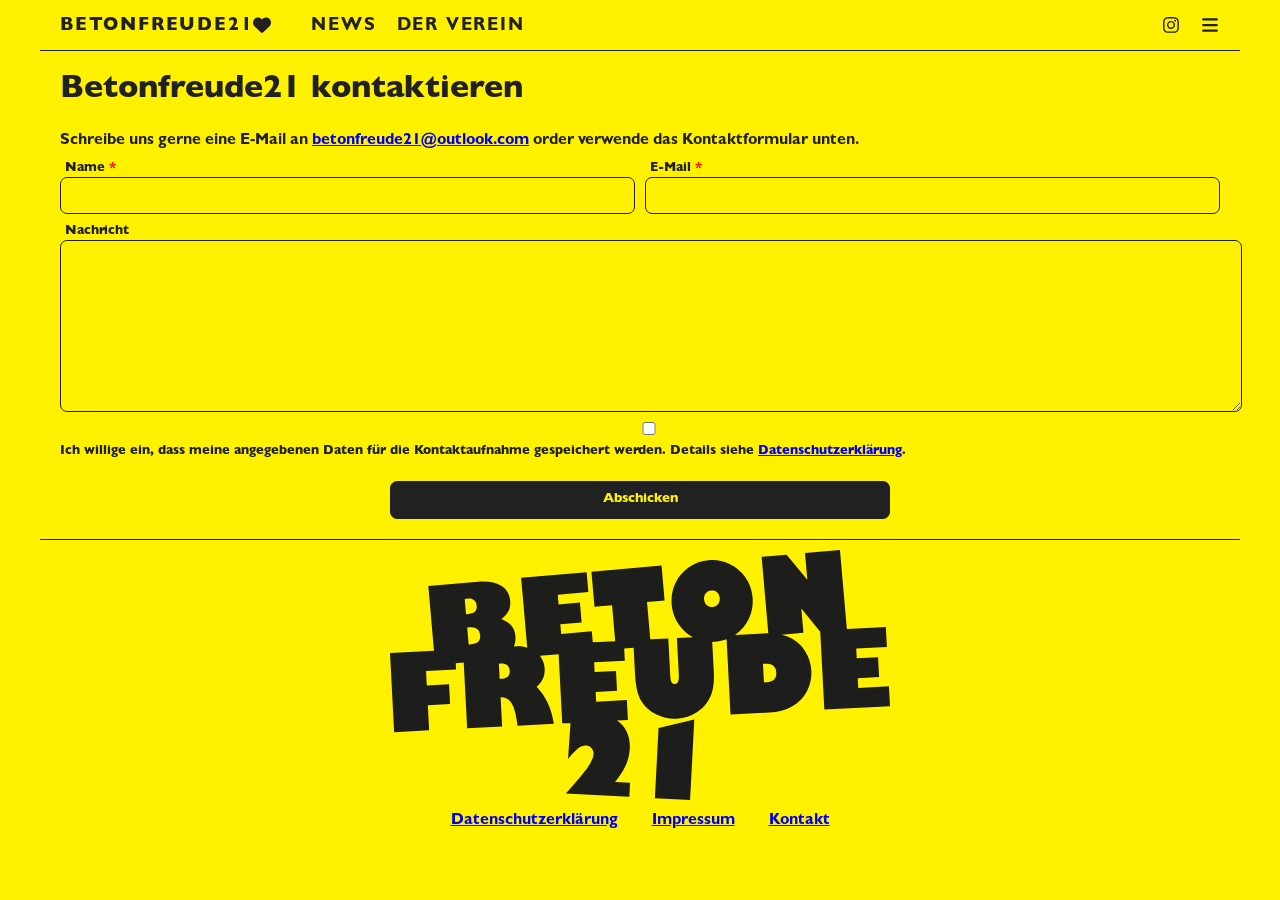
<file: contact/index.html>
<!DOCTYPE html><html lang="en" data-astro-cid-sckkx6r4> <head><meta charset="UTF-8"><meta name="viewport" content="width=device-width"><meta name="generator" content="Astro v5.10.0"><title></title><link rel="icon" type="image/x-icon" href="/favicon.ico"><link rel="stylesheet" href="/assets/about.iNTcTLhj.css">
<style>.form-field.has-error input,.form-field.has-error select{border-color:red!important}.form-field[data-astro-cid-geof7azc]{flex-grow:1}label[data-astro-cid-geof7azc]{padding-left:5px;margin-bottom:0;font-size:.8em;font-weight:500;display:block}.required[data-astro-cid-geof7azc]{color:red}.error[data-astro-cid-geof7azc]{color:red;opacity:0;transition:opacity .3s ease;font-size:.8em;padding-left:5px}
.contact-form .email{display:none}h3[data-astro-cid-svshx33u]:not(:first-child){margin-top:20px}.info[data-astro-cid-svshx33u]{color:#333;font-size:.8em}.table-container[data-astro-cid-svshx33u]{width:100%;border-radius:7px;border:1px solid #212121;overflow:hidden;margin:10px 0}table[data-astro-cid-svshx33u]{width:100%;border-collapse:collapse}table[data-astro-cid-svshx33u] thead[data-astro-cid-svshx33u] tr[data-astro-cid-svshx33u] th[data-astro-cid-svshx33u]{font-size:.9em;text-align:left;font-weight:500;padding:0 10px}table[data-astro-cid-svshx33u] tbody[data-astro-cid-svshx33u] tr[data-astro-cid-svshx33u]:nth-child(odd){background-color:#e6d900}table[data-astro-cid-svshx33u] tbody[data-astro-cid-svshx33u] tr[data-astro-cid-svshx33u] td[data-astro-cid-svshx33u]{padding:0 10px}.spacer[data-astro-cid-svshx33u]{height:1.5em}.submit-container[data-astro-cid-svshx33u]{display:flex;justify-content:center;margin-top:20px}.submit-container[data-astro-cid-svshx33u]>button[data-astro-cid-svshx33u]{border:1px solid #212121;min-width:500px}.content[data-astro-cid-uw5kdbxl]{margin-bottom:20px}
svg[data-astro-cid-patnjmll]{font-size:inherit;width:1em;height:1em;fill:currentColor}
</style></head> <body data-astro-cid-sckkx6r4> <div class="main-grid" data-astro-cid-sckkx6r4> <nav class="content-column main-nav" data-astro-cid-sckkx6r4> <nav class="left" data-astro-cid-sckkx6r4> <a class="nav-item main" href="/home" data-astro-cid-sckkx6r4> <span data-astro-cid-sckkx6r4>Betonfreude21</span> <svg xmlns="http://www.w3.org/2000/svg" viewBox="0 0 512 512" data-astro-cid-patnjmll> &lt;!-- Font Awesome Free 6.5.1 by @fontawesome - https://fontawesome.com License - https://fontawesome.com/license/free (Icons: CC BY 4.0, Fonts: SIL OFL 1.1, Code: MIT License) Copyright 2023 Fonticons, Inc. --&gt; <path d="M47.6 300.4L228.3 469.1c7.5 7 17.4 10.9 27.7 10.9s20.2-3.9 27.7-10.9L464.4 300.4c30.4-28.3 47.6-68 47.6-109.5v-5.8c0-69.9-50.5-129.5-119.4-141C347 36.5 300.6 51.4 268 84L256 96 244 84c-32.6-32.6-79-47.5-124.6-39.9C50.5 55.6 0 115.2 0 185.1v5.8c0 41.5 17.2 81.2 47.6 109.5z" data-astro-cid-patnjmll></path> </svg>  </a> <a class="nav-item only-desktop" href="/news" data-astro-cid-sckkx6r4> <span data-astro-cid-sckkx6r4>News</span> </a> <a class="nav-item only-desktop" href="/about" data-astro-cid-sckkx6r4> <span data-astro-cid-sckkx6r4>Der Verein</span> </a> <!-- <a class="nav-item" href="/about">About</a>
          <a class="nav-item">News</a> --> </nav> <nav class="right" data-astro-cid-sckkx6r4> <a class="nav-item" href="https://www.instagram.com/betonfreude21/" target="_blank" rel="noopener noreferrer" data-astro-cid-sckkx6r4> <svg xmlns="http://www.w3.org/2000/svg" viewBox="0 0 448 512" data-astro-cid-patnjmll> &lt;!-- Font Awesome Free 6.5.1 by @fontawesome - https://fontawesome.com License - https://fontawesome.com/license/free (Icons: CC BY 4.0, Fonts: SIL OFL 1.1, Code: MIT License) Copyright 2023 Fonticons, Inc. --&gt; <path d="M224.1 141c-63.6 0-114.9 51.3-114.9 114.9s51.3 114.9 114.9 114.9S339 319.5 339 255.9 287.7 141 224.1 141zm0 189.6c-41.1 0-74.7-33.5-74.7-74.7s33.5-74.7 74.7-74.7 74.7 33.5 74.7 74.7-33.6 74.7-74.7 74.7zm146.4-194.3c0 14.9-12 26.8-26.8 26.8-14.9 0-26.8-12-26.8-26.8s12-26.8 26.8-26.8 26.8 12 26.8 26.8zm76.1 27.2c-1.7-35.9-9.9-67.7-36.2-93.9-26.2-26.2-58-34.4-93.9-36.2-37-2.1-147.9-2.1-184.9 0-35.8 1.7-67.6 9.9-93.9 36.1s-34.4 58-36.2 93.9c-2.1 37-2.1 147.9 0 184.9 1.7 35.9 9.9 67.7 36.2 93.9s58 34.4 93.9 36.2c37 2.1 147.9 2.1 184.9 0 35.9-1.7 67.7-9.9 93.9-36.2 26.2-26.2 34.4-58 36.2-93.9 2.1-37 2.1-147.8 0-184.8zM398.8 388c-7.8 19.6-22.9 34.7-42.6 42.6-29.5 11.7-99.5 9-132.1 9s-102.7 2.6-132.1-9c-19.6-7.8-34.7-22.9-42.6-42.6-11.7-29.5-9-99.5-9-132.1s-2.6-102.7 9-132.1c7.8-19.6 22.9-34.7 42.6-42.6 29.5-11.7 99.5-9 132.1-9s102.7-2.6 132.1 9c19.6 7.8 34.7 22.9 42.6 42.6 11.7 29.5 9 99.5 9 132.1s2.7 102.7-9 132.1z" data-astro-cid-patnjmll></path> </svg>  </a> <button class="nav-item mobile-nav-toggle" data-astro-cid-sckkx6r4> <svg xmlns="http://www.w3.org/2000/svg" viewBox="0 0 448 512" data-astro-cid-patnjmll> &lt;!-- Font Awesome Free 6.5.1 by @fontawesome - https://fontawesome.com License - https://fontawesome.com/license/free (Icons: CC BY 4.0, Fonts: SIL OFL 1.1, Code: MIT License) Copyright 2023 Fonticons, Inc. --&gt; <path d="M0 96C0 78.3 14.3 64 32 64l384 0c17.7 0 32 14.3 32 32s-14.3 32-32 32L32 128C14.3 128 0 113.7 0 96zM0 256c0-17.7 14.3-32 32-32l384 0c17.7 0 32 14.3 32 32s-14.3 32-32 32L32 288c-17.7 0-32-14.3-32-32zM448 416c0 17.7-14.3 32-32 32L32 448c-17.7 0-32-14.3-32-32s14.3-32 32-32l384 0c17.7 0 32 14.3 32 32z" data-astro-cid-patnjmll></path> </svg>  </button> </nav> </nav> <nav class="mobile-nav" data-astro-cid-sckkx6r4> <a class="nav-item" href="/news" data-astro-cid-sckkx6r4> <span data-astro-cid-sckkx6r4>News</span> </a> <a class="nav-item" href="/about" data-astro-cid-sckkx6r4> <span data-astro-cid-sckkx6r4>Der Verein</span> </a> <a class="nav-item" href="/contact" data-astro-cid-sckkx6r4> <span data-astro-cid-sckkx6r4>Kontakt</span> </a> </nav>  <div class="content-column content" data-astro-cid-uw5kdbxl> <h1 data-astro-cid-uw5kdbxl>Betonfreude21 kontaktieren</h1> <p data-astro-cid-uw5kdbxl>
Schreibe uns gerne eine E-Mail an <a href="mailto:betonfreude21@outlook.com" data-astro-cid-uw5kdbxl>betonfreude21@outlook.com</a> order verwende das Kontaktformular unten.
</p> <div class="contact-form" data-astro-cid-svshx33u> <div class="grid cols-2" data-astro-cid-svshx33u> <div class="form-field " data-astro-cid-geof7azc> <label for="name" data-astro-cid-geof7azc> Name <span class="required" data-astro-cid-geof7azc>*</span> </label>  <input type="text" id="name" required data-astro-cid-svshx33u>  <div class="error" data-astro-cid-geof7azc></div> </div>   <div class="form-field email" data-astro-cid-geof7azc> <label for="email" data-astro-cid-geof7azc> email <span class="required" data-astro-cid-geof7azc>*</span> </label>  <input type="text" id="email" required data-astro-cid-svshx33u>  <div class="error" data-astro-cid-geof7azc></div> </div>   <div class="form-field " data-astro-cid-geof7azc> <label for="info" data-astro-cid-geof7azc> E-Mail <span class="required" data-astro-cid-geof7azc>*</span> </label>  <input type="text" id="info" data-astro-cid-svshx33u>  <div class="error" data-astro-cid-geof7azc></div> </div>   <div class="form-field col-span-2" data-astro-cid-geof7azc> <label for="content" data-astro-cid-geof7azc> Nachricht  </label>  <textarea id="content" rows="10" data-astro-cid-svshx33u></textarea>  <div class="error" data-astro-cid-geof7azc></div> </div>   </div> <section data-astro-cid-svshx33u> <div class="form" data-astro-cid-svshx33u> <label class="checkbox-wrapper" data-astro-cid-svshx33u> <input id="privacy" type="checkbox" data-astro-cid-svshx33u> <span class="custom-checkbox" data-astro-cid-svshx33u></span> <span data-astro-cid-svshx33u>Ich willige ein, dass meine angegebenen Daten für die Kontaktaufnahme gespeichert werden. Details siehe <a href="/privacy" target="_blank" data-astro-cid-svshx33u>Datenschutzerklärung</a>.
</span> </label> </div> <div class="submit-container" data-astro-cid-svshx33u> <button id="submit-button" class="color-invert" data-astro-cid-svshx33u>
Abschicken
</button> </div> </section> </div> <script type="module">
  
  export class Form
  {
    constructor(def)
    {
      this.def = def;
    }
    
    validate(formContainer)
    {
      let errors = {}
      let value = this.getValue(formContainer);
      for(let [d, def] of Object.entries(this.def))
      {
        if(def.required && isNull(value[d]))
        {
          errors[d] = "Feld ist erforderlich.";
          this.getElement(formContainer, d)?.classList.add("is-error");
          continue;
        }
      }
      return Object.keys(errors).length > 0 ? errors : null;
      
      function isNull(e)
      {
        return typeof e == "number" ? (e != null) : !e;
      }
    }
    
    reset(container)
    {
      for(let [d, def] of Object.entries(this.def))
      {
        this.getElement(container, d)?.classList.remove("is-error");
      }
    }
    
    getElement(container, key)
    {
      let e = container.querySelector(`.form-field[id="${key}"]`);;
      return e;
    }
    
    getValue(formContainer)
    {
      let res = {};
      for(let [d, def] of Object.entries(this.def))
      {
        let e = this.getElement(formContainer, d)?.querySelector("input, select, textarea");
        if(!e)
        {
          console.warn(`Form field with id "${d}" not found.`);
          continue;
        }
        res[d] = e.value;
        if(def.convert)
          res[d] = def.convert(res[d]);
      }
      
      return res;
    }
  }

  const form = new Form({
    name: {
      required: true
    },
    info: {
      required: true,
    },  
    content: {
      required: true
    }
  });
  document
    .querySelector("#submit-button")
    .addEventListener("click", async (e) => {
      form.validate(document.querySelector(".contact-form"));
    });
</script>   </div>  <footer class="content-column" data-astro-cid-sckkx6r4> <div data-astro-cid-sckkx6r4> <img src="/images/Betonfreude_Logo_2026.svg" class="footer-logo" data-astro-cid-sckkx6r4> </div> <div data-astro-cid-sckkx6r4> <nav aria-label="footer navigation" data-astro-cid-sckkx6r4> <ul data-astro-cid-sckkx6r4> <li data-astro-cid-sckkx6r4> <a href="/privacy" class="footer-item" data-astro-cid-sckkx6r4>Datenschutzerklärung</a> </li> <li data-astro-cid-sckkx6r4> <a href="/impressum" class="footer-item" data-astro-cid-sckkx6r4>Impressum</a> </li> <li data-astro-cid-sckkx6r4> <a href="/contact" class="footer-item" data-astro-cid-sckkx6r4>Kontakt</a> </li> </ul> </nav> </div> </footer> </div>   <script type="module">const e=document.querySelector(".mobile-nav");document.querySelector(".mobile-nav-toggle").addEventListener("click",()=>{e.classList.toggle("open")});</script></body></html>
</file>
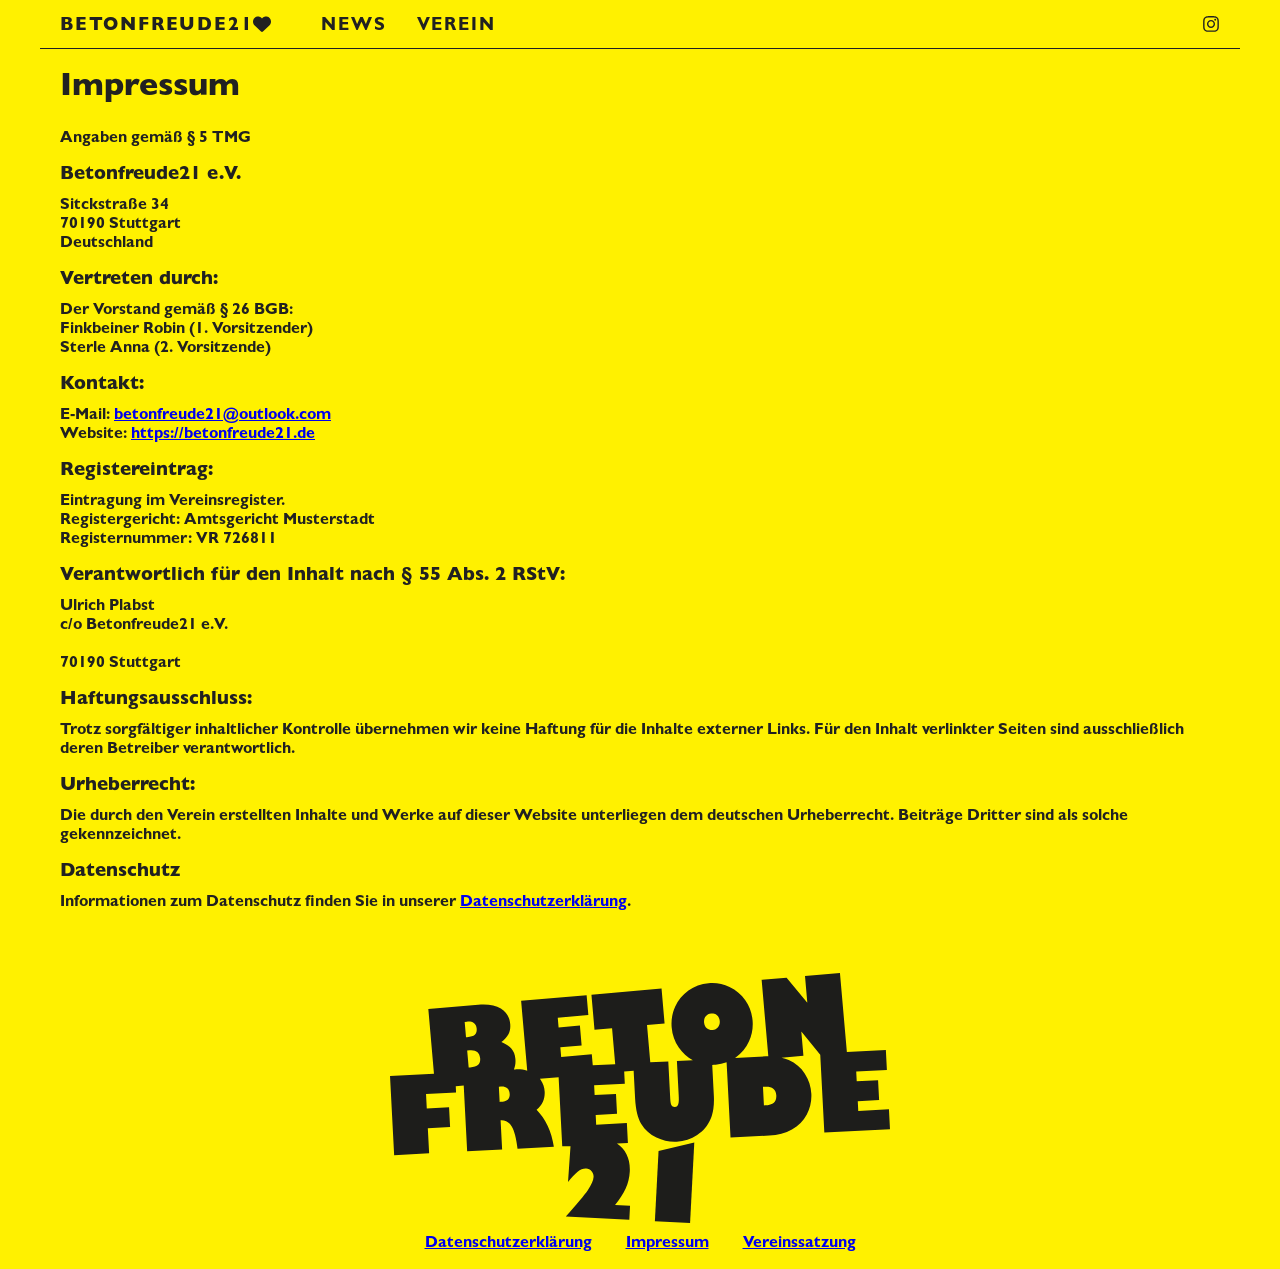
<file: impressum/index.html>
<!DOCTYPE html><html lang="en" data-astro-cid-sckkx6r4> <head><meta charset="UTF-8"><meta name="viewport" content="width=device-width"><meta name="generator" content="Astro v5.10.0"><title>Betonfreunde21 Impressum</title><link rel="icon" type="image/x-icon" href="/favicon.ico"><style>li[data-astro-cid-7dpr4qcz]{list-style-type:none}ul[data-astro-cid-7dpr4qcz]{padding-left:0}
</style>
<link rel="stylesheet" href="/assets/about.6SehNRV2.css"></head> <body data-astro-cid-sckkx6r4> <div class="main-grid" data-astro-cid-sckkx6r4> <nav class="content-column main-nav" data-astro-cid-sckkx6r4> <nav class="left" data-astro-cid-sckkx6r4> <a class="nav-item main" href="/" data-astro-cid-sckkx6r4> <span data-astro-cid-sckkx6r4>Betonfreude21</span> <svg xmlns="http://www.w3.org/2000/svg" viewBox="0 0 512 512" data-astro-cid-patnjmll> &lt;!-- Font Awesome Free 6.5.1 by @fontawesome - https://fontawesome.com License - https://fontawesome.com/license/free (Icons: CC BY 4.0, Fonts: SIL OFL 1.1, Code: MIT License) Copyright 2023 Fonticons, Inc. --&gt; <path d="M47.6 300.4L228.3 469.1c7.5 7 17.4 10.9 27.7 10.9s20.2-3.9 27.7-10.9L464.4 300.4c30.4-28.3 47.6-68 47.6-109.5v-5.8c0-69.9-50.5-129.5-119.4-141C347 36.5 300.6 51.4 268 84L256 96 244 84c-32.6-32.6-79-47.5-124.6-39.9C50.5 55.6 0 115.2 0 185.1v5.8c0 41.5 17.2 81.2 47.6 109.5z" data-astro-cid-patnjmll></path> </svg>  </a> <a class="nav-item only-desktop" href="/news" data-astro-cid-sckkx6r4> <span data-astro-cid-sckkx6r4>News</span> </a> <a class="nav-item only-desktop" href="/about" data-astro-cid-sckkx6r4> <span data-astro-cid-sckkx6r4>Verein</span> </a> <!-- <a class="nav-item" href="/about">About</a>
          <a class="nav-item">News</a> --> </nav> <nav class="right" data-astro-cid-sckkx6r4> <a class="nav-item" href="https://www.instagram.com/betonfreude21/" target="_blank" rel="noopener noreferrer" data-astro-cid-sckkx6r4> <svg xmlns="http://www.w3.org/2000/svg" viewBox="0 0 448 512" data-astro-cid-patnjmll> &lt;!-- Font Awesome Free 6.5.1 by @fontawesome - https://fontawesome.com License - https://fontawesome.com/license/free (Icons: CC BY 4.0, Fonts: SIL OFL 1.1, Code: MIT License) Copyright 2023 Fonticons, Inc. --&gt; <path d="M224.1 141c-63.6 0-114.9 51.3-114.9 114.9s51.3 114.9 114.9 114.9S339 319.5 339 255.9 287.7 141 224.1 141zm0 189.6c-41.1 0-74.7-33.5-74.7-74.7s33.5-74.7 74.7-74.7 74.7 33.5 74.7 74.7-33.6 74.7-74.7 74.7zm146.4-194.3c0 14.9-12 26.8-26.8 26.8-14.9 0-26.8-12-26.8-26.8s12-26.8 26.8-26.8 26.8 12 26.8 26.8zm76.1 27.2c-1.7-35.9-9.9-67.7-36.2-93.9-26.2-26.2-58-34.4-93.9-36.2-37-2.1-147.9-2.1-184.9 0-35.8 1.7-67.6 9.9-93.9 36.1s-34.4 58-36.2 93.9c-2.1 37-2.1 147.9 0 184.9 1.7 35.9 9.9 67.7 36.2 93.9s58 34.4 93.9 36.2c37 2.1 147.9 2.1 184.9 0 35.9-1.7 67.7-9.9 93.9-36.2 26.2-26.2 34.4-58 36.2-93.9 2.1-37 2.1-147.8 0-184.8zM398.8 388c-7.8 19.6-22.9 34.7-42.6 42.6-29.5 11.7-99.5 9-132.1 9s-102.7 2.6-132.1-9c-19.6-7.8-34.7-22.9-42.6-42.6-11.7-29.5-9-99.5-9-132.1s-2.6-102.7 9-132.1c7.8-19.6 22.9-34.7 42.6-42.6 29.5-11.7 99.5-9 132.1-9s102.7-2.6 132.1 9c19.6 7.8 34.7 22.9 42.6 42.6 11.7 29.5 9 99.5 9 132.1s2.7 102.7-9 132.1z" data-astro-cid-patnjmll></path> </svg>  </a> <button class="nav-item mobile-nav-toggle only-mobile" data-astro-cid-sckkx6r4> <svg xmlns="http://www.w3.org/2000/svg" viewBox="0 0 448 512" data-astro-cid-patnjmll> &lt;!-- Font Awesome Free 6.5.1 by @fontawesome - https://fontawesome.com License - https://fontawesome.com/license/free (Icons: CC BY 4.0, Fonts: SIL OFL 1.1, Code: MIT License) Copyright 2023 Fonticons, Inc. --&gt; <path d="M0 96C0 78.3 14.3 64 32 64l384 0c17.7 0 32 14.3 32 32s-14.3 32-32 32L32 128C14.3 128 0 113.7 0 96zM0 256c0-17.7 14.3-32 32-32l384 0c17.7 0 32 14.3 32 32s-14.3 32-32 32L32 288c-17.7 0-32-14.3-32-32zM448 416c0 17.7-14.3 32-32 32L32 448c-17.7 0-32-14.3-32-32s14.3-32 32-32l384 0c17.7 0 32 14.3 32 32z" data-astro-cid-patnjmll></path> </svg>  </button> </nav> </nav> <nav class="mobile-nav" data-astro-cid-sckkx6r4> <a class="nav-item" href="/" data-astro-cid-sckkx6r4> <span data-astro-cid-sckkx6r4>Home</span> </a> <a class="nav-item" href="/news" data-astro-cid-sckkx6r4> <span data-astro-cid-sckkx6r4>News</span> </a> <a class="nav-item" href="/about" data-astro-cid-sckkx6r4> <span data-astro-cid-sckkx6r4>Verein</span> </a> <!-- <a class:list={["nav-item", { active: isActive("/contact") }]} href="/contact">
          <span>Kontakt</span>
        </a> --> </nav>  <div class="content-column content" data-astro-cid-7dpr4qcz> <h1 data-astro-cid-7dpr4qcz>
Impressum
</h1> <p data-astro-cid-7dpr4qcz>
Angaben gemäß § 5 TMG
</p> <h3 data-astro-cid-7dpr4qcz>Betonfreude21 e.V.</h3> <p data-astro-cid-7dpr4qcz>
Sitckstraße 34 <br data-astro-cid-7dpr4qcz>
70190 Stuttgart <br data-astro-cid-7dpr4qcz>
Deutschland <br data-astro-cid-7dpr4qcz> </p> <h3 data-astro-cid-7dpr4qcz>Vertreten durch:</h3> <p data-astro-cid-7dpr4qcz>
Der Vorstand gemäß § 26 BGB: <br data-astro-cid-7dpr4qcz>
Finkbeiner Robin (1. Vorsitzender) <br data-astro-cid-7dpr4qcz>
Sterle Anna (2. Vorsitzende) <br data-astro-cid-7dpr4qcz> </p> <h3 data-astro-cid-7dpr4qcz>Kontakt:</h3> <p data-astro-cid-7dpr4qcz>
E-Mail: <a href="mailto:betonfreude21@outlook.com" data-astro-cid-7dpr4qcz>betonfreude21@outlook.com</a> <br data-astro-cid-7dpr4qcz>
Website: <a href="https://betonfreude21.de" data-astro-cid-7dpr4qcz>https://betonfreude21.de</a> <br data-astro-cid-7dpr4qcz> </p> <h3 data-astro-cid-7dpr4qcz>Registereintrag:</h3> <p data-astro-cid-7dpr4qcz>
Eintragung im Vereinsregister. <br data-astro-cid-7dpr4qcz>
Registergericht: Amtsgericht Musterstadt <br data-astro-cid-7dpr4qcz>
Registernummer: VR 726811 <br data-astro-cid-7dpr4qcz> </p> <h3 data-astro-cid-7dpr4qcz>Verantwortlich für den Inhalt nach § 55 Abs. 2 RStV:</h3> <p data-astro-cid-7dpr4qcz>
Ulrich Plabst <br data-astro-cid-7dpr4qcz>
c/o Betonfreude21 e.V. <br data-astro-cid-7dpr4qcz> <!-- TODO Straße --> <br data-astro-cid-7dpr4qcz>
70190 Stuttgart <br data-astro-cid-7dpr4qcz> </p> <h3 data-astro-cid-7dpr4qcz>Haftungsausschluss:</h3> <p data-astro-cid-7dpr4qcz>
Trotz sorgfältiger inhaltlicher Kontrolle übernehmen wir keine Haftung für die Inhalte externer Links. Für den Inhalt verlinkter Seiten sind ausschließlich deren Betreiber verantwortlich.
</p> <h3 data-astro-cid-7dpr4qcz>Urheberrecht:
</h3> <p data-astro-cid-7dpr4qcz>
Die durch den Verein erstellten Inhalte und Werke auf dieser Website unterliegen dem deutschen Urheberrecht. Beiträge Dritter sind als solche gekennzeichnet.
</p> <h3 data-astro-cid-7dpr4qcz>Datenschutz</h3> <p data-astro-cid-7dpr4qcz>
Informationen zum Datenschutz finden Sie in unserer <a href="privacy" data-astro-cid-7dpr4qcz>Datenschutzerklärung</a>.
</p> </div>  <footer class="content-column" data-astro-cid-sckkx6r4> <div data-astro-cid-sckkx6r4> <img src="/images/Betonfreude_Logo_2026.svg" class="footer-logo" data-astro-cid-sckkx6r4> </div> <div data-astro-cid-sckkx6r4> <nav aria-label="footer navigation" data-astro-cid-sckkx6r4> <ul data-astro-cid-sckkx6r4> <li data-astro-cid-sckkx6r4> <a href="/privacy" class="footer-item" data-astro-cid-sckkx6r4>Datenschutzerklärung</a> </li> <li data-astro-cid-sckkx6r4> <a href="/impressum" class="footer-item" data-astro-cid-sckkx6r4>Impressum</a> </li> <li data-astro-cid-sckkx6r4> <a href="/satzung.pdf" target="_blank" class="footer-item" data-astro-cid-sckkx6r4>Vereinssatzung</a> </li> </ul> </nav> </div> </footer> </div>   <script type="module">const e=document.querySelector(".mobile-nav");document.querySelector(".mobile-nav-toggle").addEventListener("click",()=>{e.classList.toggle("open")});</script></body></html>
</file>
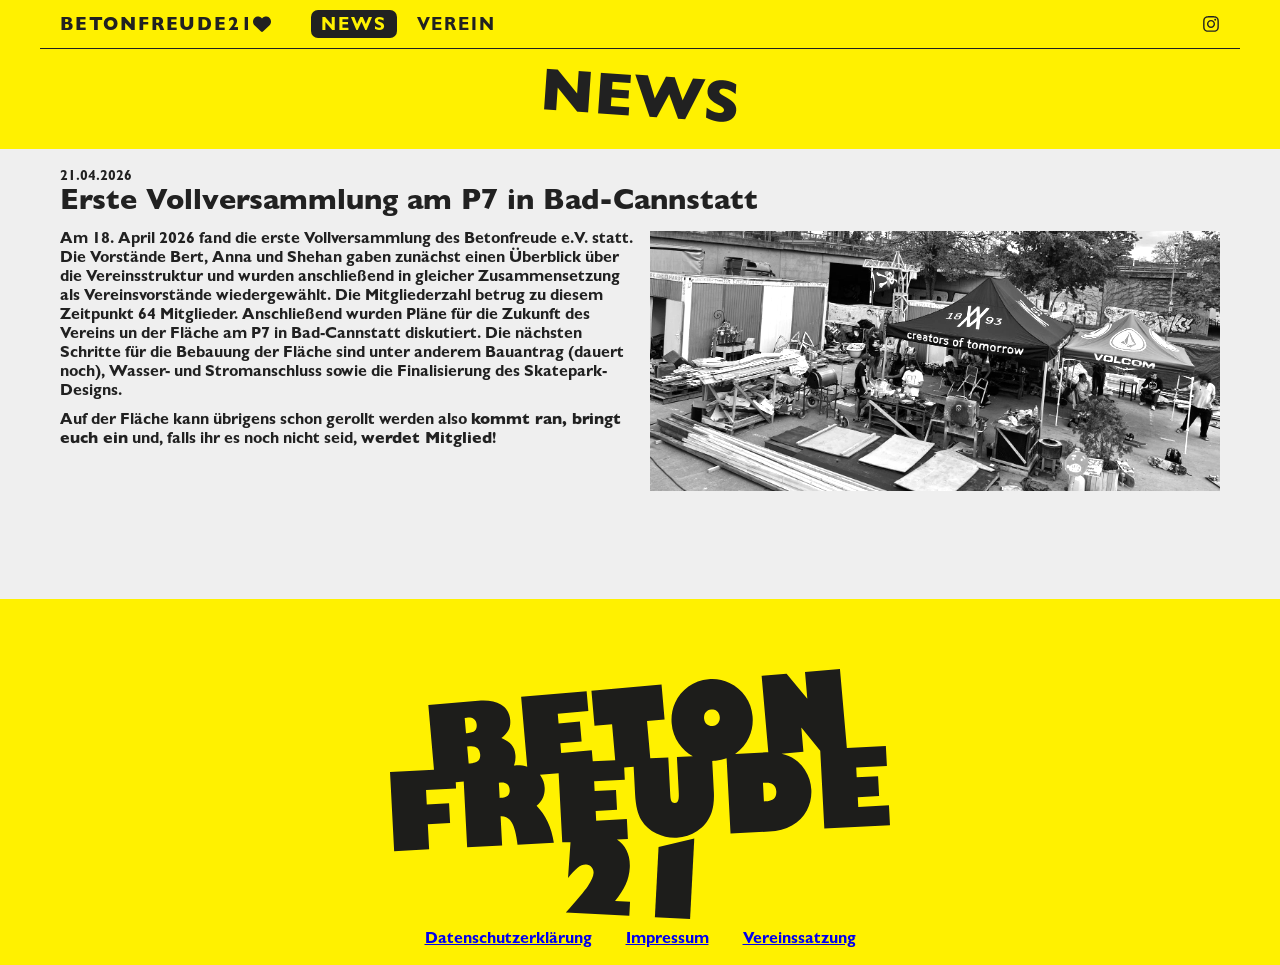
<file: news/index.html>
<!DOCTYPE html><html lang="en" data-astro-cid-sckkx6r4> <head><meta charset="UTF-8"><meta name="viewport" content="width=device-width"><meta name="generator" content="Astro v5.10.0"><title>Betonfreunde21</title><link rel="icon" type="image/x-icon" href="/favicon.ico"><link rel="stylesheet" href="/assets/about.6SehNRV2.css">
<style>@font-face{font-family:Gill;font-style:normal;font-weight:300;src:url(/assets/Gill%20Sans%20Bold.BTBG3NhQ.otf) format("opentype")}@font-face{font-family:Gill;font-style:normal;font-weight:500;src:url(/assets/Gill%20Sans%20Heavy.BQGmUO4w.otf) format("opentype")}@font-face{font-family:Gill;font-style:italic;font-weight:300;src:url(/assets/Gill%20Sans%20Bold%20Italic.vO5bSb5B.otf) format("opentype")}.page-header[data-astro-cid-5kj6t6lp]{height:100px;box-sizing:border-box;overflow:hidden;transform:rotate(4deg)}
.dummy[data-astro-cid-ug56xb27]{display:none}.news-feed[data-astro-cid-ug56xb27]{grid-column:1/-1;display:grid;grid-template-columns:subgrid;padding-bottom:20px}.news-feed[data-astro-cid-ug56xb27].expand{min-height:50vh}.news-feed[data-astro-cid-ug56xb27].expand article[data-astro-cid-ug56xb27]{padding:20px}.news-item[data-astro-cid-ug56xb27]{grid-column:1/-1;display:grid;grid-template-columns:subgrid}.news-item[data-astro-cid-ug56xb27]:nth-child(2n){background-color:#efefef}.md[data-astro-cid-ug56xb27] img{box-sizing:border-box;padding-left:10px;object-fit:cover;filter:grayscale(100%) brightness(120%);float:right;max-width:50%}@media (max-width: 768px){.md[data-astro-cid-ug56xb27] img{max-width:100%;float:none;padding:10px 0}}.meta[data-astro-cid-ug56xb27]{display:flex;gap:5px;font-size:14px}.title[data-astro-cid-ug56xb27]{margin:0;font-size:1.8em}article[data-astro-cid-ug56xb27]{grid-column:2}
</style></head> <body data-astro-cid-sckkx6r4> <div class="main-grid" data-astro-cid-sckkx6r4> <nav class="content-column main-nav" data-astro-cid-sckkx6r4> <nav class="left" data-astro-cid-sckkx6r4> <a class="nav-item main" href="/" data-astro-cid-sckkx6r4> <span data-astro-cid-sckkx6r4>Betonfreude21</span> <svg xmlns="http://www.w3.org/2000/svg" viewBox="0 0 512 512" data-astro-cid-patnjmll> &lt;!-- Font Awesome Free 6.5.1 by @fontawesome - https://fontawesome.com License - https://fontawesome.com/license/free (Icons: CC BY 4.0, Fonts: SIL OFL 1.1, Code: MIT License) Copyright 2023 Fonticons, Inc. --&gt; <path d="M47.6 300.4L228.3 469.1c7.5 7 17.4 10.9 27.7 10.9s20.2-3.9 27.7-10.9L464.4 300.4c30.4-28.3 47.6-68 47.6-109.5v-5.8c0-69.9-50.5-129.5-119.4-141C347 36.5 300.6 51.4 268 84L256 96 244 84c-32.6-32.6-79-47.5-124.6-39.9C50.5 55.6 0 115.2 0 185.1v5.8c0 41.5 17.2 81.2 47.6 109.5z" data-astro-cid-patnjmll></path> </svg>  </a> <a class="nav-item only-desktop active" href="/news" data-astro-cid-sckkx6r4> <span data-astro-cid-sckkx6r4>News</span> </a> <a class="nav-item only-desktop" href="/about" data-astro-cid-sckkx6r4> <span data-astro-cid-sckkx6r4>Verein</span> </a> <!-- <a class="nav-item" href="/about">About</a>
          <a class="nav-item">News</a> --> </nav> <nav class="right" data-astro-cid-sckkx6r4> <a class="nav-item" href="https://www.instagram.com/betonfreude21/" target="_blank" rel="noopener noreferrer" data-astro-cid-sckkx6r4> <svg xmlns="http://www.w3.org/2000/svg" viewBox="0 0 448 512" data-astro-cid-patnjmll> &lt;!-- Font Awesome Free 6.5.1 by @fontawesome - https://fontawesome.com License - https://fontawesome.com/license/free (Icons: CC BY 4.0, Fonts: SIL OFL 1.1, Code: MIT License) Copyright 2023 Fonticons, Inc. --&gt; <path d="M224.1 141c-63.6 0-114.9 51.3-114.9 114.9s51.3 114.9 114.9 114.9S339 319.5 339 255.9 287.7 141 224.1 141zm0 189.6c-41.1 0-74.7-33.5-74.7-74.7s33.5-74.7 74.7-74.7 74.7 33.5 74.7 74.7-33.6 74.7-74.7 74.7zm146.4-194.3c0 14.9-12 26.8-26.8 26.8-14.9 0-26.8-12-26.8-26.8s12-26.8 26.8-26.8 26.8 12 26.8 26.8zm76.1 27.2c-1.7-35.9-9.9-67.7-36.2-93.9-26.2-26.2-58-34.4-93.9-36.2-37-2.1-147.9-2.1-184.9 0-35.8 1.7-67.6 9.9-93.9 36.1s-34.4 58-36.2 93.9c-2.1 37-2.1 147.9 0 184.9 1.7 35.9 9.9 67.7 36.2 93.9s58 34.4 93.9 36.2c37 2.1 147.9 2.1 184.9 0 35.9-1.7 67.7-9.9 93.9-36.2 26.2-26.2 34.4-58 36.2-93.9 2.1-37 2.1-147.8 0-184.8zM398.8 388c-7.8 19.6-22.9 34.7-42.6 42.6-29.5 11.7-99.5 9-132.1 9s-102.7 2.6-132.1-9c-19.6-7.8-34.7-22.9-42.6-42.6-11.7-29.5-9-99.5-9-132.1s-2.6-102.7 9-132.1c7.8-19.6 22.9-34.7 42.6-42.6 29.5-11.7 99.5-9 132.1-9s102.7-2.6 132.1 9c19.6 7.8 34.7 22.9 42.6 42.6 11.7 29.5 9 99.5 9 132.1s2.7 102.7-9 132.1z" data-astro-cid-patnjmll></path> </svg>  </a> <button class="nav-item mobile-nav-toggle only-mobile" data-astro-cid-sckkx6r4> <svg xmlns="http://www.w3.org/2000/svg" viewBox="0 0 448 512" data-astro-cid-patnjmll> &lt;!-- Font Awesome Free 6.5.1 by @fontawesome - https://fontawesome.com License - https://fontawesome.com/license/free (Icons: CC BY 4.0, Fonts: SIL OFL 1.1, Code: MIT License) Copyright 2023 Fonticons, Inc. --&gt; <path d="M0 96C0 78.3 14.3 64 32 64l384 0c17.7 0 32 14.3 32 32s-14.3 32-32 32L32 128C14.3 128 0 113.7 0 96zM0 256c0-17.7 14.3-32 32-32l384 0c17.7 0 32 14.3 32 32s-14.3 32-32 32L32 288c-17.7 0-32-14.3-32-32zM448 416c0 17.7-14.3 32-32 32L32 448c-17.7 0-32-14.3-32-32s14.3-32 32-32l384 0c17.7 0 32 14.3 32 32z" data-astro-cid-patnjmll></path> </svg>  </button> </nav> </nav> <nav class="mobile-nav" data-astro-cid-sckkx6r4> <a class="nav-item" href="/" data-astro-cid-sckkx6r4> <span data-astro-cid-sckkx6r4>Home</span> </a> <a class="nav-item active" href="/news" data-astro-cid-sckkx6r4> <span data-astro-cid-sckkx6r4>News</span> </a> <a class="nav-item" href="/about" data-astro-cid-sckkx6r4> <span data-astro-cid-sckkx6r4>Verein</span> </a> <!-- <a class:list={["nav-item", { active: isActive("/contact") }]} href="/contact">
          <span>Kontakt</span>
        </a> --> </nav>  <div class="page-header content content-column" data-astro-cid-5kj6t6lp> <h1 data-astro-cid-5kj6t6lp>
NEWS
</h1> </div> <div class="news-feed expand" data-astro-cid-ug56xb27> <div class="dummy" data-astro-cid-ug56xb27></div>
      <div class="news-item" data-astro-cid-ug56xb27> <article data-astro-cid-ug56xb27> <header data-astro-cid-ug56xb27> <div class="meta" data-astro-cid-ug56xb27> <div data-astro-cid-ug56xb27>21.04.2026</div>  </div> <h2 class="title" data-astro-cid-ug56xb27>Erste Vollversammlung am P7 in Bad-Cannstatt</h2>  </header> <div class="md" data-astro-cid-ug56xb27> <img src="/images/vollversammlung_26.jpeg">
<p>Am 18. April 2026 fand die erste Vollversammlung des Betonfreude e.V. statt.
Die Vorstände Bert, Anna und Shehan gaben zunächst einen Überblick über die Vereinsstruktur und wurden anschließend in gleicher Zusammensetzung als Vereinsvorstände wiedergewählt.
Die Mitgliederzahl betrug zu diesem Zeitpunkt 64 Mitglieder.
Anschließend wurden Pläne für die Zukunft des Vereins un der Fläche am P7 in Bad-Cannstatt diskutiert.
Die nächsten Schritte für die Bebauung der Fläche sind unter anderem Bauantrag (dauert noch), Wasser- und Stromanschluss sowie die Finalisierung des Skatepark-Designs.</p>
<p>Auf der Fläche kann übrigens schon gerollt werden also <strong>kommt ran, bringt euch ein</strong> und, falls ihr es noch nicht seid, <strong>werdet Mitglied</strong>!</p> </div> </article> </div> </div>   <footer class="content-column" data-astro-cid-sckkx6r4> <div data-astro-cid-sckkx6r4> <img src="/images/Betonfreude_Logo_2026.svg" class="footer-logo" data-astro-cid-sckkx6r4> </div> <div data-astro-cid-sckkx6r4> <nav aria-label="footer navigation" data-astro-cid-sckkx6r4> <ul data-astro-cid-sckkx6r4> <li data-astro-cid-sckkx6r4> <a href="/privacy" class="footer-item" data-astro-cid-sckkx6r4>Datenschutzerklärung</a> </li> <li data-astro-cid-sckkx6r4> <a href="/impressum" class="footer-item" data-astro-cid-sckkx6r4>Impressum</a> </li> <li data-astro-cid-sckkx6r4> <a href="/satzung.pdf" target="_blank" class="footer-item" data-astro-cid-sckkx6r4>Vereinssatzung</a> </li> </ul> </nav> </div> </footer> </div>   <script type="module">const e=document.querySelector(".mobile-nav");document.querySelector(".mobile-nav-toggle").addEventListener("click",()=>{e.classList.toggle("open")});</script></body></html>
</file>
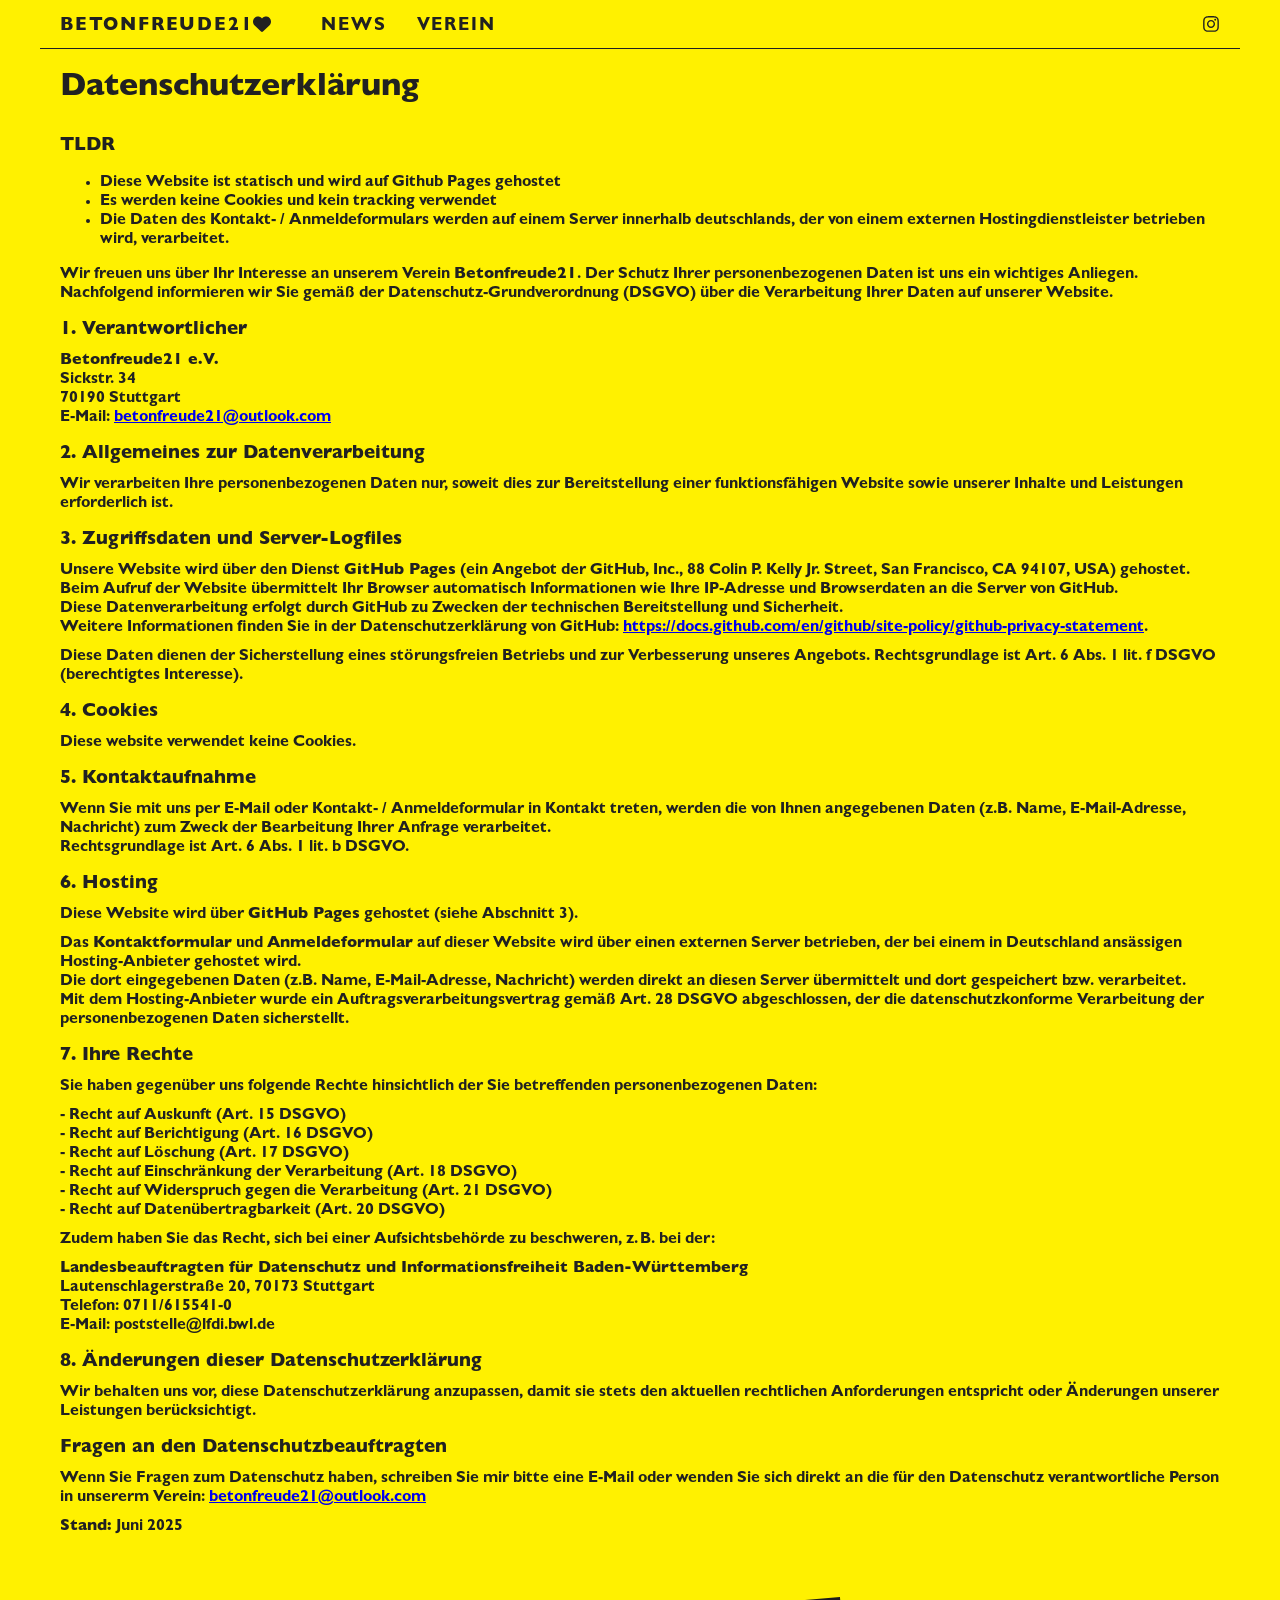
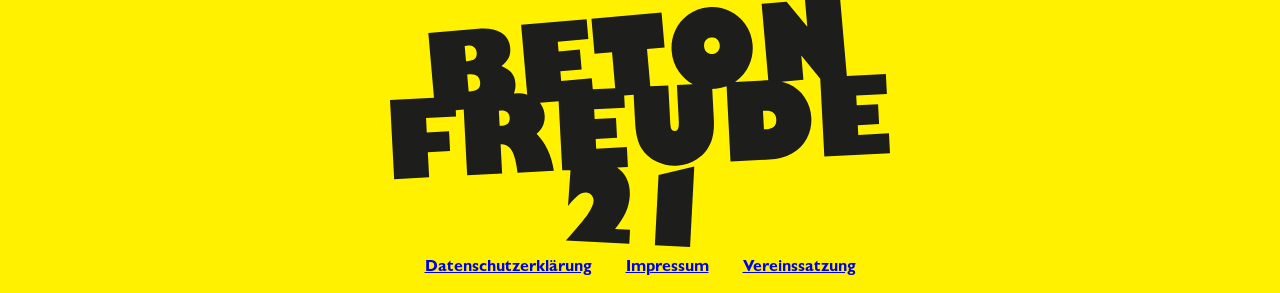
<file: privacy/index.html>
<!DOCTYPE html><html lang="en" data-astro-cid-sckkx6r4> <head><meta charset="UTF-8"><meta name="viewport" content="width=device-width"><meta name="generator" content="Astro v5.10.0"><title>Betonfreunde21 Impressum</title><link rel="icon" type="image/x-icon" href="/favicon.ico"><link rel="stylesheet" href="/assets/about.6SehNRV2.css"></head> <body data-astro-cid-sckkx6r4> <div class="main-grid" data-astro-cid-sckkx6r4> <nav class="content-column main-nav" data-astro-cid-sckkx6r4> <nav class="left" data-astro-cid-sckkx6r4> <a class="nav-item main" href="/" data-astro-cid-sckkx6r4> <span data-astro-cid-sckkx6r4>Betonfreude21</span> <svg xmlns="http://www.w3.org/2000/svg" viewBox="0 0 512 512" data-astro-cid-patnjmll> &lt;!-- Font Awesome Free 6.5.1 by @fontawesome - https://fontawesome.com License - https://fontawesome.com/license/free (Icons: CC BY 4.0, Fonts: SIL OFL 1.1, Code: MIT License) Copyright 2023 Fonticons, Inc. --&gt; <path d="M47.6 300.4L228.3 469.1c7.5 7 17.4 10.9 27.7 10.9s20.2-3.9 27.7-10.9L464.4 300.4c30.4-28.3 47.6-68 47.6-109.5v-5.8c0-69.9-50.5-129.5-119.4-141C347 36.5 300.6 51.4 268 84L256 96 244 84c-32.6-32.6-79-47.5-124.6-39.9C50.5 55.6 0 115.2 0 185.1v5.8c0 41.5 17.2 81.2 47.6 109.5z" data-astro-cid-patnjmll></path> </svg>  </a> <a class="nav-item only-desktop" href="/news" data-astro-cid-sckkx6r4> <span data-astro-cid-sckkx6r4>News</span> </a> <a class="nav-item only-desktop" href="/about" data-astro-cid-sckkx6r4> <span data-astro-cid-sckkx6r4>Verein</span> </a> <!-- <a class="nav-item" href="/about">About</a>
          <a class="nav-item">News</a> --> </nav> <nav class="right" data-astro-cid-sckkx6r4> <a class="nav-item" href="https://www.instagram.com/betonfreude21/" target="_blank" rel="noopener noreferrer" data-astro-cid-sckkx6r4> <svg xmlns="http://www.w3.org/2000/svg" viewBox="0 0 448 512" data-astro-cid-patnjmll> &lt;!-- Font Awesome Free 6.5.1 by @fontawesome - https://fontawesome.com License - https://fontawesome.com/license/free (Icons: CC BY 4.0, Fonts: SIL OFL 1.1, Code: MIT License) Copyright 2023 Fonticons, Inc. --&gt; <path d="M224.1 141c-63.6 0-114.9 51.3-114.9 114.9s51.3 114.9 114.9 114.9S339 319.5 339 255.9 287.7 141 224.1 141zm0 189.6c-41.1 0-74.7-33.5-74.7-74.7s33.5-74.7 74.7-74.7 74.7 33.5 74.7 74.7-33.6 74.7-74.7 74.7zm146.4-194.3c0 14.9-12 26.8-26.8 26.8-14.9 0-26.8-12-26.8-26.8s12-26.8 26.8-26.8 26.8 12 26.8 26.8zm76.1 27.2c-1.7-35.9-9.9-67.7-36.2-93.9-26.2-26.2-58-34.4-93.9-36.2-37-2.1-147.9-2.1-184.9 0-35.8 1.7-67.6 9.9-93.9 36.1s-34.4 58-36.2 93.9c-2.1 37-2.1 147.9 0 184.9 1.7 35.9 9.9 67.7 36.2 93.9s58 34.4 93.9 36.2c37 2.1 147.9 2.1 184.9 0 35.9-1.7 67.7-9.9 93.9-36.2 26.2-26.2 34.4-58 36.2-93.9 2.1-37 2.1-147.8 0-184.8zM398.8 388c-7.8 19.6-22.9 34.7-42.6 42.6-29.5 11.7-99.5 9-132.1 9s-102.7 2.6-132.1-9c-19.6-7.8-34.7-22.9-42.6-42.6-11.7-29.5-9-99.5-9-132.1s-2.6-102.7 9-132.1c7.8-19.6 22.9-34.7 42.6-42.6 29.5-11.7 99.5-9 132.1-9s102.7-2.6 132.1 9c19.6 7.8 34.7 22.9 42.6 42.6 11.7 29.5 9 99.5 9 132.1s2.7 102.7-9 132.1z" data-astro-cid-patnjmll></path> </svg>  </a> <button class="nav-item mobile-nav-toggle only-mobile" data-astro-cid-sckkx6r4> <svg xmlns="http://www.w3.org/2000/svg" viewBox="0 0 448 512" data-astro-cid-patnjmll> &lt;!-- Font Awesome Free 6.5.1 by @fontawesome - https://fontawesome.com License - https://fontawesome.com/license/free (Icons: CC BY 4.0, Fonts: SIL OFL 1.1, Code: MIT License) Copyright 2023 Fonticons, Inc. --&gt; <path d="M0 96C0 78.3 14.3 64 32 64l384 0c17.7 0 32 14.3 32 32s-14.3 32-32 32L32 128C14.3 128 0 113.7 0 96zM0 256c0-17.7 14.3-32 32-32l384 0c17.7 0 32 14.3 32 32s-14.3 32-32 32L32 288c-17.7 0-32-14.3-32-32zM448 416c0 17.7-14.3 32-32 32L32 448c-17.7 0-32-14.3-32-32s14.3-32 32-32l384 0c17.7 0 32 14.3 32 32z" data-astro-cid-patnjmll></path> </svg>  </button> </nav> </nav> <nav class="mobile-nav" data-astro-cid-sckkx6r4> <a class="nav-item" href="/" data-astro-cid-sckkx6r4> <span data-astro-cid-sckkx6r4>Home</span> </a> <a class="nav-item" href="/news" data-astro-cid-sckkx6r4> <span data-astro-cid-sckkx6r4>News</span> </a> <a class="nav-item" href="/about" data-astro-cid-sckkx6r4> <span data-astro-cid-sckkx6r4>Verein</span> </a> <!-- <a class:list={["nav-item", { active: isActive("/contact") }]} href="/contact">
          <span>Kontakt</span>
        </a> --> </nav>  <div class="content-column content"> <h1>Datenschutzerklärung</h1> <h3>TLDR</h3> <p></p><ul> <li>Diese Website ist statisch und wird auf Github Pages gehostet</li> <li>Es werden keine Cookies und kein tracking verwendet</li> <li>Die Daten des Kontakt- / Anmeldeformulars werden auf einem Server innerhalb deutschlands, der von einem externen Hostingdienstleister betrieben wird, verarbeitet.</li> </ul>  <p>Wir freuen uns über Ihr Interesse an unserem Verein <strong>Betonfreude21</strong>. Der Schutz Ihrer personenbezogenen Daten ist uns ein wichtiges Anliegen. Nachfolgend informieren wir Sie gemäß der Datenschutz-Grundverordnung (DSGVO) über die Verarbeitung Ihrer Daten auf unserer Website.</p> <h3>1. Verantwortlicher</h3> <p> <strong>Betonfreude21 e.V.</strong><br> Sickstr. 34<br> 70190 Stuttgart<br>
E-Mail: <a href="mailto:{meta.legal.contact.email}">betonfreude21@outlook.com</a><br> </p> <h3>2. Allgemeines zur Datenverarbeitung</h3> <p>Wir verarbeiten Ihre personenbezogenen Daten nur, soweit dies zur Bereitstellung einer funktionsfähigen Website sowie unserer Inhalte und Leistungen erforderlich ist.</p> <h3>3. Zugriffsdaten und Server-Logfiles</h3> <p>
Unsere Website wird über den Dienst <strong>GitHub Pages</strong> (ein Angebot der GitHub, Inc., 88 Colin P. Kelly Jr. Street, San Francisco, CA 94107, USA) gehostet.<br>
Beim Aufruf der Website übermittelt Ihr Browser automatisch Informationen wie Ihre IP-Adresse und Browserdaten an die Server von GitHub.<br>
Diese Datenverarbeitung erfolgt durch GitHub zu Zwecken der technischen Bereitstellung und Sicherheit.<br>
Weitere Informationen finden Sie in der Datenschutzerklärung von GitHub: <a href="https://docs.github.com/en/github/site-policy/github-privacy-statement" target="_blank">https://docs.github.com/en/github/site-policy/github-privacy-statement</a>.
</p> <p>Diese Daten dienen der Sicherstellung eines störungsfreien Betriebs und zur Verbesserung unseres Angebots. Rechtsgrundlage ist Art. 6 Abs. 1 lit. f DSGVO (berechtigtes Interesse).</p> <h3>4. Cookies</h3> <p>Diese website verwendet keine Cookies.<br> </p><h3>5. Kontaktaufnahme</h3> <p>
Wenn Sie mit uns per E-Mail oder Kontakt- / Anmeldeformular in Kontakt treten, werden die von Ihnen angegebenen Daten (z.B. Name, E-Mail-Adresse, Nachricht) zum Zweck der Bearbeitung Ihrer Anfrage verarbeitet.<br>
Rechtsgrundlage ist Art. 6 Abs. 1 lit. b DSGVO.
</p> <h3>6. Hosting</h3> <p>
Diese Website wird über <strong>GitHub Pages</strong> gehostet (siehe Abschnitt 3).
</p> <p>
Das <strong>Kontaktformular</strong> und <strong>Anmeldeformular</strong> auf dieser Website wird über einen externen Server betrieben, der bei einem in Deutschland ansässigen Hosting-Anbieter gehostet wird.<br>
Die dort eingegebenen Daten (z.B. Name, E-Mail-Adresse, Nachricht) werden direkt an diesen Server übermittelt und dort gespeichert bzw. verarbeitet.<br>
Mit dem Hosting-Anbieter wurde ein Auftragsverarbeitungsvertrag gemäß Art. 28 DSGVO abgeschlossen, der die datenschutzkonforme Verarbeitung der personenbezogenen Daten sicherstellt.
</p> <h3>7. Ihre Rechte</h3> <p>Sie haben gegenüber uns folgende Rechte hinsichtlich der Sie betreffenden personenbezogenen Daten:</p> <p>
- Recht auf Auskunft (Art. 15 DSGVO)<br>
- Recht auf Berichtigung (Art. 16 DSGVO)<br>
- Recht auf Löschung (Art. 17 DSGVO)<br>
- Recht auf Einschränkung der Verarbeitung (Art. 18 DSGVO)<br>
- Recht auf Widerspruch gegen die Verarbeitung (Art. 21 DSGVO)<br>
- Recht auf Datenübertragbarkeit (Art. 20 DSGVO)
</p> <p>Zudem haben Sie das Recht, sich bei einer Aufsichtsbehörde zu beschweren, z. B. bei der:</p> <p> <strong>Landesbeauftragten für Datenschutz und Informationsfreiheit Baden-Württemberg</strong><br>
Lautenschlagerstraße 20, 70173 Stuttgart<br>
Telefon: 0711/615541-0<br>
E-Mail: poststelle@lfdi.bwl.de
</p> <h3>8. Änderungen dieser Datenschutzerklärung</h3> <p>Wir behalten uns vor, diese Datenschutzerklärung anzupassen, damit sie stets den aktuellen rechtlichen Anforderungen entspricht oder Änderungen unserer Leistungen berücksichtigt.</p> <h3>Fragen an den Datenschutzbeauftragten</h3> <p>
Wenn Sie Fragen zum Datenschutz haben, schreiben Sie mir bitte eine E-Mail oder wenden Sie sich direkt an die für den Datenschutz verantwortliche Person in unsererm Verein:
<a href="mailto:betonfreude21@outlook.com">betonfreude21@outlook.com</a> </p> <p><strong>Stand:</strong> Juni 2025</p> </div>  <footer class="content-column" data-astro-cid-sckkx6r4> <div data-astro-cid-sckkx6r4> <img src="/images/Betonfreude_Logo_2026.svg" class="footer-logo" data-astro-cid-sckkx6r4> </div> <div data-astro-cid-sckkx6r4> <nav aria-label="footer navigation" data-astro-cid-sckkx6r4> <ul data-astro-cid-sckkx6r4> <li data-astro-cid-sckkx6r4> <a href="/privacy" class="footer-item" data-astro-cid-sckkx6r4>Datenschutzerklärung</a> </li> <li data-astro-cid-sckkx6r4> <a href="/impressum" class="footer-item" data-astro-cid-sckkx6r4>Impressum</a> </li> <li data-astro-cid-sckkx6r4> <a href="/satzung.pdf" target="_blank" class="footer-item" data-astro-cid-sckkx6r4>Vereinssatzung</a> </li> </ul> </nav> </div> </footer> </div>   <script type="module">const e=document.querySelector(".mobile-nav");document.querySelector(".mobile-nav-toggle").addEventListener("click",()=>{e.classList.toggle("open")});</script></body></html>
</file>
<file: assets/about.6SehNRV2.css>
svg[data-astro-cid-patnjmll]{font-size:inherit;width:1em;height:1em;fill:currentColor}.clickable{cursor:pointer}.content-column{grid-column:2}.banner{grid-column-start:1;grid-column-end:4}h3{margin:0;padding-top:5px;font-weight:500}p{margin:10px 0}.content{padding:0 20px;padding-padding:10px 0}.error{color:red;opacity:0;transition:opacity .3s ease;font-size:.8em}.has-error .error{display:block;opacity:1!important}.main-section{grid-column:1/-1;display:grid;grid-template-columns:subgrid}.main-section:nth-child(odd){background-color:#efefef}button,a.button{display:block;text-decoration:none;padding:15px 10px 10px;border:none;border-radius:7px;font-family:Gill;color:#212121;cursor:pointer;background-color:#fff100;border:1px solid #fff100}button:hover,a.button:hover,button.color-invert,a.button.color-invert{background-color:#212121;color:#fff100;border:1px solid #212121}button.color-invert:hover,a.button.color-invert:hover{background-color:#fff100;color:#212121;border-color:1px solid #fff100}.stack-h{display:flex;flex-direction:column;row-gap:10px}.stack-v{display:flex;flex-direction:row;column-gap:10px}.grid{display:grid;gap:10px}@media (min-width: 768px){.grid .row-span-1{grid-row:span 1}.grid .row-span-2{grid-row:span 2}.grid .row-span-3{grid-row:span 3}.grid .row-span-4{grid-row:span 4}.grid .row-span-5{grid-row:span 5}.grid .row-span-6{grid-row:span 6}.grid .row-span-7{grid-row:span 7}.grid .row-span-8{grid-row:span 8}.grid .row-span-9{grid-row:span 9}.grid .row-span-10{grid-row:span 10}.grid .row-span-11{grid-row:span 11}.grid .row-span-12{grid-row:span 12}.grid .col-span-1{grid-column:span 1}.grid .col-span-2{grid-column:span 2}.grid .col-span-3{grid-column:span 3}.grid .col-span-4{grid-column:span 4}.grid .col-span-5{grid-column:span 5}.grid .col-span-6{grid-column:span 6}.grid .col-span-7{grid-column:span 7}.grid .col-span-8{grid-column:span 8}.grid .col-span-9{grid-column:span 9}.grid .col-span-10{grid-column:span 10}.grid .col-span-11{grid-column:span 11}.grid .col-span-12{grid-column:span 12}.grid.cols-1{grid-template-columns:repeat(1,1fr)}.grid.cols-2{grid-template-columns:repeat(2,1fr)}.grid.cols-3{grid-template-columns:repeat(3,1fr)}.grid.cols-4{grid-template-columns:repeat(4,1fr)}.grid.cols-5{grid-template-columns:repeat(5,1fr)}.grid.cols-6{grid-template-columns:repeat(6,1fr)}.grid.cols-7{grid-template-columns:repeat(7,1fr)}.grid.cols-8{grid-template-columns:repeat(8,1fr)}.grid.cols-9{grid-template-columns:repeat(9,1fr)}.grid.cols-10{grid-template-columns:repeat(10,1fr)}.grid.cols-11{grid-template-columns:repeat(11,1fr)}.grid.cols-12{grid-template-columns:repeat(12,1fr)}.grid.rows-1{grid-template-rows:repeat(1,1fr)}.grid.rows-2{grid-template-rows:repeat(2,1fr)}.grid.rows-3{grid-template-rows:repeat(3,1fr)}.grid.rows-4{grid-template-rows:repeat(4,1fr)}.grid.rows-5{grid-template-rows:repeat(5,1fr)}.grid.rows-6{grid-template-rows:repeat(6,1fr)}.grid.rows-7{grid-template-rows:repeat(7,1fr)}.grid.rows-8{grid-template-rows:repeat(8,1fr)}.grid.rows-9{grid-template-rows:repeat(9,1fr)}.grid.rows-10{grid-template-rows:repeat(10,1fr)}.grid.rows-11{grid-template-rows:repeat(11,1fr)}.grid.rows-12{grid-template-rows:repeat(12,1fr)}}select{width:100%;appearance:none;-webkit-appearance:none;-moz-appearance:none;background-color:#0000;border:1px solid #212121;padding:.5rem;font-size:1rem;border-radius:7px;background-repeat:no-repeat;background-position:right .5rem center}.page-header{z-index:1;text-align:center;font-size:60px;text-transform:uppercase}.page-header h1{margin:20px 0;font-size:inherit}textarea{padding:10px;border-radius:7px;border:1px solid #212121;background-color:#0000;width:100%}label{padding-left:5px;margin-bottom:0;font-size:.8em;font-weight:500}input{width:100%;box-sizing:border-box;outline:none;border:1px solid #212121;border-radius:7px;padding:10px;background:none}input::placeholder{color:#212121;opacity:.7;font-style:italic;font-family:Gill}@media (max-width: 768px){body{font-size:16px}}@font-face{font-family:Gill;font-style:normal;font-weight:300;src:url(/assets/Gill%20Sans%20Bold.BTBG3NhQ.otf) format("opentype")}@font-face{font-family:Gill;font-style:normal;font-weight:500;src:url(/assets/Gill%20Sans%20Heavy.BQGmUO4w.otf) format("opentype")}@font-face{font-family:Gill;font-style:italic;font-weight:300;src:url(/assets/Gill%20Sans%20Bold%20Italic.vO5bSb5B.otf) format("opentype")}html,body{margin:0;width:100%;font-family:Gill;background-color:#fff100;color:#212121;font-weight:300}.main-grid[data-astro-cid-sckkx6r4]{width:100%;height:100%;display:grid;grid-template-columns:auto minmax(0,1200px) auto;grid-auto-rows:auto}@media (min-width: 768px){.only-mobile[data-astro-cid-sckkx6r4]{display:none!important}}@media (max-width: 768px){.only-desktop[data-astro-cid-sckkx6r4]{display:none!important}.main-grid[data-astro-cid-sckkx6r4]{grid-template-columns:0px 1fr 0px}}nav[data-astro-cid-sckkx6r4].main-nav{z-index:10;display:flex;justify-content:space-between;column-gap:40px;border-bottom:1px solid #212121}nav[data-astro-cid-sckkx6r4].main-nav .nav-item[data-astro-cid-sckkx6r4]>[data-astro-cid-sckkx6r4]{position:relative;top:1px}nav[data-astro-cid-sckkx6r4].main-nav>nav[data-astro-cid-sckkx6r4]{display:flex;column-gap:10px;padding:10px}.nav-item[data-astro-cid-sckkx6r4]{font-size:18px;padding:5px 10px;border-radius:7px;text-decoration:none;display:flex;align-items:center;color:#212121;text-transform:uppercase;letter-spacing:.1em;font-weight:300}.nav-item[data-astro-cid-sckkx6r4].main{font-weight:500;margin-right:20px}.nav-item[data-astro-cid-sckkx6r4].active{background-color:#212121;color:#fff100}.nav-item[data-astro-cid-sckkx6r4]>[data-astro-cid-sckkx6r4]{height:18px}.nav-item[data-astro-cid-sckkx6r4]:hover{background-color:#212121;color:#fff100}nav[data-astro-cid-sckkx6r4].mobile-nav{z-index:10;overflow:hidden;transition:max-height .3s ease;display:flex;flex-direction:column;grid-column:2;gap:5px;background-color:#efefef;max-height:0}nav[data-astro-cid-sckkx6r4].mobile-nav.open{padding-bottom:10px;max-height:150px;border-bottom:1px solid #212121}nav[data-astro-cid-sckkx6r4].mobile-nav>.nav-item[data-astro-cid-sckkx6r4]{padding:10px;height:18px;margin-left:10px;margin-right:10px}nav[data-astro-cid-sckkx6r4].mobile-nav>.nav-item[data-astro-cid-sckkx6r4]:first-child{margin-top:10px}footer[data-astro-cid-sckkx6r4]{margin-top:40px;padding:10px 20px;display:flex;align-items:center;flex-direction:column}footer[data-astro-cid-sckkx6r4] .footer-logo[data-astro-cid-sckkx6r4]{width:500px;max-width:100%;height:auto}footer[data-astro-cid-sckkx6r4] ul[data-astro-cid-sckkx6r4]{list-style:none;margin:0;padding:0}footer[data-astro-cid-sckkx6r4] ul[data-astro-cid-sckkx6r4] li[data-astro-cid-sckkx6r4]{display:inline-block;padding:5px 0}footer[data-astro-cid-sckkx6r4] ul[data-astro-cid-sckkx6r4] li[data-astro-cid-sckkx6r4]:not(:last-child){margin-right:30px}
</file>
<file: assets/about.Gh0MMPXD.css>
.form-field.has-error input,.form-field.has-error select{border-color:red!important}.form-field[data-astro-cid-geof7azc]{flex-grow:1}.form-field[data-astro-cid-geof7azc]:has(input:disabled){opacity:.5}label[data-astro-cid-geof7azc]{padding-left:5px;margin-bottom:0;font-size:.8em;font-weight:500;display:block}.required[data-astro-cid-geof7azc]{color:red}.error[data-astro-cid-geof7azc]{color:red;opacity:0;transition:opacity .3s ease;font-size:.8em;padding-left:5px}.checkbox[data-astro-cid-b2g5l3xn] .checkbox-wrapper[data-astro-cid-b2g5l3xn]{padding-left:0;display:inline-flex;cursor:pointer;font-size:1rem;gap:.5em;user-select:none}.checkbox[data-astro-cid-b2g5l3xn] .checkbox-wrapper[data-astro-cid-b2g5l3xn] input[data-astro-cid-b2g5l3xn][type=checkbox]{appearance:none;-webkit-appearance:none;width:1.5em;height:1.5em;border:2px solid #333;border-radius:.25em;background-color:#fff100;cursor:pointer;position:relative;display:inline-block}.checkbox[data-astro-cid-b2g5l3xn] .checkbox-wrapper[data-astro-cid-b2g5l3xn] input[data-astro-cid-b2g5l3xn][type=checkbox]:after{content:"";position:absolute;width:.4em;height:.8em;border:solid #333;border-width:0 .2em .2em 0;transform:rotate(45deg);top:.2em;left:.55em;opacity:0;transition:opacity .2s ease-in-out}.checkbox[data-astro-cid-b2g5l3xn] .checkbox-wrapper[data-astro-cid-b2g5l3xn] input[data-astro-cid-b2g5l3xn][type=checkbox]:checked:after{opacity:1}.checkbox[data-astro-cid-b2g5l3xn] .checkbox-wrapper[data-astro-cid-b2g5l3xn]>span[data-astro-cid-b2g5l3xn]:not(.custom-checkbox){margin-top:4px}.checkbox[data-astro-cid-b2g5l3xn] .error[data-astro-cid-b2g5l3xn]{margin-left:3.2em;padding-left:5px}.button[data-astro-cid-vnzlvqnm]{position:relative}.button[data-astro-cid-vnzlvqnm]:not(.busy) .spinner-container[data-astro-cid-vnzlvqnm]{display:none}.button[data-astro-cid-vnzlvqnm].busy .content[data-astro-cid-vnzlvqnm]{opacity:0}.button[data-astro-cid-vnzlvqnm] .spinner-container[data-astro-cid-vnzlvqnm]{display:flex;position:absolute;align-items:center;justify-content:center;top:0;left:0;width:100%;height:100%}.button[data-astro-cid-vnzlvqnm] .spinner[data-astro-cid-vnzlvqnm]{display:inline-flex;transform-origin:50% 50%;height:13px;width:13px;align-items:center;justify-content:center;animation:spin 1s linear infinite}@keyframes spin{0%{transform:rotate(0)}to{transform:rotate(360deg)}}.membership-form .email{display:none}h3[data-astro-cid-s5mtdlnw]:not(:first-child){margin-top:20px}.info[data-astro-cid-s5mtdlnw]{color:#333;font-size:.8em}.table-container[data-astro-cid-s5mtdlnw]{width:100%;border-radius:7px;border:1px solid #212121;overflow:hidden;margin:10px 0}table[data-astro-cid-s5mtdlnw]{width:100%;border-collapse:collapse}table[data-astro-cid-s5mtdlnw] thead[data-astro-cid-s5mtdlnw] tr[data-astro-cid-s5mtdlnw] th[data-astro-cid-s5mtdlnw]{font-size:.9em;text-align:left;font-weight:500;padding:5px 10px 0 5px;vertical-align:middle;border-bottom:1px solid #212121}table[data-astro-cid-s5mtdlnw] tbody[data-astro-cid-s5mtdlnw] tr[data-astro-cid-s5mtdlnw]:nth-child(odd){background-color:#0000000d}table[data-astro-cid-s5mtdlnw] tbody[data-astro-cid-s5mtdlnw] tr[data-astro-cid-s5mtdlnw] td[data-astro-cid-s5mtdlnw]{padding:5px 10px 0 5px;vertical-align:middle}.spacer[data-astro-cid-s5mtdlnw]{height:1.5em}.submit-container[data-astro-cid-s5mtdlnw]{display:flex;justify-content:center;margin-top:20px}.submit-container[data-astro-cid-s5mtdlnw]>button[data-astro-cid-s5mtdlnw]{border:1px solid #212121;min-width:500px}.submit-container[data-astro-cid-s5mtdlnw] .error[data-astro-cid-s5mtdlnw]{width:0px;height:0px}.submit-container[data-astro-cid-s5mtdlnw]>div[data-astro-cid-s5mtdlnw].has-error{text-align:center}.submit-container[data-astro-cid-s5mtdlnw]>div[data-astro-cid-s5mtdlnw].has-error .error[data-astro-cid-s5mtdlnw]{width:auto;height:auto}.submit-container[data-astro-cid-s5mtdlnw] .success[data-astro-cid-s5mtdlnw]{width:0px;height:0px;opacity:0;transform:opacity .3s ease}.membership-form[data-astro-cid-s5mtdlnw] .reset-wrapper[data-astro-cid-s5mtdlnw]{display:flex;flex-direction:column;align-items:center;text-align:center}.membership-form[data-astro-cid-s5mtdlnw].is-success .submit-wrapper[data-astro-cid-s5mtdlnw]{display:none}.membership-form[data-astro-cid-s5mtdlnw].is-success .success[data-astro-cid-s5mtdlnw]{width:auto;height:auto;opacity:1}.membership-form[data-astro-cid-s5mtdlnw]:not(.is-success) .reset-wrapper[data-astro-cid-s5mtdlnw]{display:none}.success[data-astro-cid-s5mtdlnw]{color:#212121;margin-top:5px}@font-face{font-family:Gill;font-style:normal;font-weight:300;src:url(/assets/Gill%20Sans%20Bold.BTBG3NhQ.otf) format("opentype")}@font-face{font-family:Gill;font-style:normal;font-weight:500;src:url(/assets/Gill%20Sans%20Heavy.BQGmUO4w.otf) format("opentype")}@font-face{font-family:Gill;font-style:italic;font-weight:300;src:url(/assets/Gill%20Sans%20Bold%20Italic.vO5bSb5B.otf) format("opentype")}.text[data-astro-cid-kh7btl4r]{width:100%;display:flex;justify-content:center;font-size:1.3em}.text[data-astro-cid-kh7btl4r] p[data-astro-cid-kh7btl4r]{max-width:800px}.banner[data-astro-cid-kh7btl4r]{grid-column:1/-1;display:flex;max-width:100%;justify-content:center}.banner[data-astro-cid-kh7btl4r] img[data-astro-cid-kh7btl4r]{overflow:visible;object-fit:cover;flex-shrink:1;max-width:40vw}.banner[data-astro-cid-kh7btl4r] img[data-astro-cid-kh7btl4r]:first-child{z-index:1}.banner[data-astro-cid-kh7btl4r] img[data-astro-cid-kh7btl4r]:nth-child(2){z-index:0}@media (min-width: 768px){.banner[data-astro-cid-kh7btl4r] img[data-astro-cid-kh7btl4r]:nth-child(2){margin-left:-30px}}@media (max-width: 768px){.banner[data-astro-cid-kh7btl4r]{flex-direction:column;align-items:center}.banner[data-astro-cid-kh7btl4r] img[data-astro-cid-kh7btl4r]{max-width:100vw;width:100vw}.banner[data-astro-cid-kh7btl4r] img[data-astro-cid-kh7btl4r]:nth-child(2){margin-top:-110px;margin-left:-50px}}.banner-container[data-astro-cid-kh7btl4r]{display:flex}.button-container[data-astro-cid-kh7btl4r]{display:flex;justify-content:center;width:100%;margin:20px 0}.membership-button[data-astro-cid-kh7btl4r]{padding-right:20px;padding-left:20px;font-size:24px}.membership-section[data-astro-cid-kh7btl4r]{scroll-margin-top:200px;max-height:0;overflow:hidden;transition:max-height .3s ease}.membership-section[data-astro-cid-kh7btl4r].open{padding:20px 0;max-height:2000px}.header-image[data-astro-cid-kh7btl4r]{width:100%}.page-header[data-astro-cid-kh7btl4r]{margin-top:20px}.page-header[data-astro-cid-kh7btl4r] h1[data-astro-cid-kh7btl4r]{padding:0;margin:0;font-weight:500;transform:rotate(2deg)}.page-header[data-astro-cid-kh7btl4r].header-2 h1[data-astro-cid-kh7btl4r]{transform:rotate(-2deg)}@media (max-width: 768px){.membership-section[data-astro-cid-kh7btl4r].open{max-height:3500px}}
</file>
<file: assets/about.iNTcTLhj.css>
.clickable{cursor:pointer}.content-column{grid-column:2}.banner{grid-column-start:1;grid-column-end:4}h3{margin:0;padding-top:5px;font-weight:500}p{margin:10px 0}.content{padding:0 20px}.error{color:red;opacity:0;transition:opacity .3s ease;font-size:.8em}.has-error .error{display:block;opacity:1!important}button{padding:10px;border:none;border-radius:7px;font-family:Gill;color:#212121;cursor:pointer;background-color:#fff100;border:1px solid #fff100}button:hover,button.color-invert{background-color:#212121;color:#fff100;border:1px solid #212121}button.color-invert:hover{background-color:#fff100;color:#212121;border-color:1px solid #fff100}.stack-h{display:flex;flex-direction:column;row-gap:10px}.stack-v{display:flex;flex-direction:row;column-gap:10px}.grid{display:grid;gap:10px}@media (min-width: 768px){.grid .row-span-1{grid-row:span 1}.grid .row-span-2{grid-row:span 2}.grid .row-span-3{grid-row:span 3}.grid .row-span-4{grid-row:span 4}.grid .row-span-5{grid-row:span 5}.grid .row-span-6{grid-row:span 6}.grid .row-span-7{grid-row:span 7}.grid .row-span-8{grid-row:span 8}.grid .row-span-9{grid-row:span 9}.grid .row-span-10{grid-row:span 10}.grid .row-span-11{grid-row:span 11}.grid .row-span-12{grid-row:span 12}.grid .col-span-1{grid-column:span 1}.grid .col-span-2{grid-column:span 2}.grid .col-span-3{grid-column:span 3}.grid .col-span-4{grid-column:span 4}.grid .col-span-5{grid-column:span 5}.grid .col-span-6{grid-column:span 6}.grid .col-span-7{grid-column:span 7}.grid .col-span-8{grid-column:span 8}.grid .col-span-9{grid-column:span 9}.grid .col-span-10{grid-column:span 10}.grid .col-span-11{grid-column:span 11}.grid .col-span-12{grid-column:span 12}.grid.cols-1{grid-template-columns:repeat(1,1fr)}.grid.cols-2{grid-template-columns:repeat(2,1fr)}.grid.cols-3{grid-template-columns:repeat(3,1fr)}.grid.cols-4{grid-template-columns:repeat(4,1fr)}.grid.cols-5{grid-template-columns:repeat(5,1fr)}.grid.cols-6{grid-template-columns:repeat(6,1fr)}.grid.cols-7{grid-template-columns:repeat(7,1fr)}.grid.cols-8{grid-template-columns:repeat(8,1fr)}.grid.cols-9{grid-template-columns:repeat(9,1fr)}.grid.cols-10{grid-template-columns:repeat(10,1fr)}.grid.cols-11{grid-template-columns:repeat(11,1fr)}.grid.cols-12{grid-template-columns:repeat(12,1fr)}.grid.rows-1{grid-template-rows:repeat(1,1fr)}.grid.rows-2{grid-template-rows:repeat(2,1fr)}.grid.rows-3{grid-template-rows:repeat(3,1fr)}.grid.rows-4{grid-template-rows:repeat(4,1fr)}.grid.rows-5{grid-template-rows:repeat(5,1fr)}.grid.rows-6{grid-template-rows:repeat(6,1fr)}.grid.rows-7{grid-template-rows:repeat(7,1fr)}.grid.rows-8{grid-template-rows:repeat(8,1fr)}.grid.rows-9{grid-template-rows:repeat(9,1fr)}.grid.rows-10{grid-template-rows:repeat(10,1fr)}.grid.rows-11{grid-template-rows:repeat(11,1fr)}.grid.rows-12{grid-template-rows:repeat(12,1fr)}}select{width:100%;appearance:none;-webkit-appearance:none;-moz-appearance:none;background-color:#0000;border:1px solid #212121;padding:.5rem;font-size:1rem;border-radius:7px;background-repeat:no-repeat;background-position:right .5rem center}textarea{padding:10px;border-radius:7px;border:1px solid #212121;background-color:#0000;width:100%}label{padding-left:5px;margin-bottom:0;font-size:.8em;font-weight:500}input{width:100%;box-sizing:border-box;outline:none;border:1px solid #212121;border-radius:7px;padding:10px;background:none}input::placeholder{color:#212121;opacity:.7;font-style:italic;font-family:Gill}@media (max-width: 768px){body{font-size:16px}}@font-face{font-family:Gill;font-style:normal;font-weight:300;src:url(/assets/Gill%20Sans%20Bold.BTBG3NhQ.otf) format("opentype")}@font-face{font-family:Gill;font-style:normal;font-weight:500;src:url(/assets/Gill%20Sans%20Heavy.BQGmUO4w.otf) format("opentype")}@font-face{font-family:Gill;font-style:italic;font-weight:300;src:url(/assets/Gill%20Sans%20Bold%20Italic.vO5bSb5B.otf) format("opentype")}html,body{margin:0;width:100%;font-family:Gill;background-color:#fff100;color:#212121;font-weight:300}.main-grid[data-astro-cid-sckkx6r4]{width:100%;height:100%;display:grid;grid-template-columns:auto minmax(0,1200px) auto;grid-auto-rows:auto}@media (min-width: 768px){.only-mobile[data-astro-cid-sckkx6r4]{display:none}}@media (max-width: 768px){.only-desktop[data-astro-cid-sckkx6r4]{display:none!important}.main-grid[data-astro-cid-sckkx6r4]{grid-template-columns:0px 1fr 0px}}nav[data-astro-cid-sckkx6r4].main-nav{display:flex;justify-content:space-between;column-gap:40px;border-bottom:1px solid #212121}nav[data-astro-cid-sckkx6r4].main-nav>nav[data-astro-cid-sckkx6r4]{display:flex;padding:10px}.nav-item[data-astro-cid-sckkx6r4]{font-size:18px;padding:5px 10px;border-radius:7px;text-decoration:none;display:flex;align-items:center;color:#212121;text-transform:uppercase;letter-spacing:.1em;font-weight:300}.nav-item[data-astro-cid-sckkx6r4].main{font-weight:500;margin-right:20px}.nav-item[data-astro-cid-sckkx6r4]>[data-astro-cid-sckkx6r4]{height:18px}.nav-item[data-astro-cid-sckkx6r4]:hover{background-color:#212121;color:#fff100}nav[data-astro-cid-sckkx6r4].mobile-nav{height:0;overflow:hidden;transition:height .3s ease;display:flex;flex-direction:column;grid-column:2;gap:5px;background-color:#efefef}nav[data-astro-cid-sckkx6r4].mobile-nav.open{height:150px;border-bottom:1px solid #212121}nav[data-astro-cid-sckkx6r4].mobile-nav>.nav-item[data-astro-cid-sckkx6r4]{padding:10px;height:18px;margin-left:10px}nav[data-astro-cid-sckkx6r4].mobile-nav>.nav-item[data-astro-cid-sckkx6r4]:first-child{margin-top:10px}footer[data-astro-cid-sckkx6r4]{border-top:1px solid #212121;padding:10px 20px;display:flex;align-items:center;flex-direction:column}footer[data-astro-cid-sckkx6r4] .footer-logo[data-astro-cid-sckkx6r4]{width:500px;max-width:100%;height:auto}footer[data-astro-cid-sckkx6r4] ul[data-astro-cid-sckkx6r4]{list-style:none;margin:0;padding:0}footer[data-astro-cid-sckkx6r4] ul[data-astro-cid-sckkx6r4] li[data-astro-cid-sckkx6r4]{display:inline-block;padding:5px 0}footer[data-astro-cid-sckkx6r4] ul[data-astro-cid-sckkx6r4] li[data-astro-cid-sckkx6r4]:not(:last-child){margin-right:30px}
</file>
